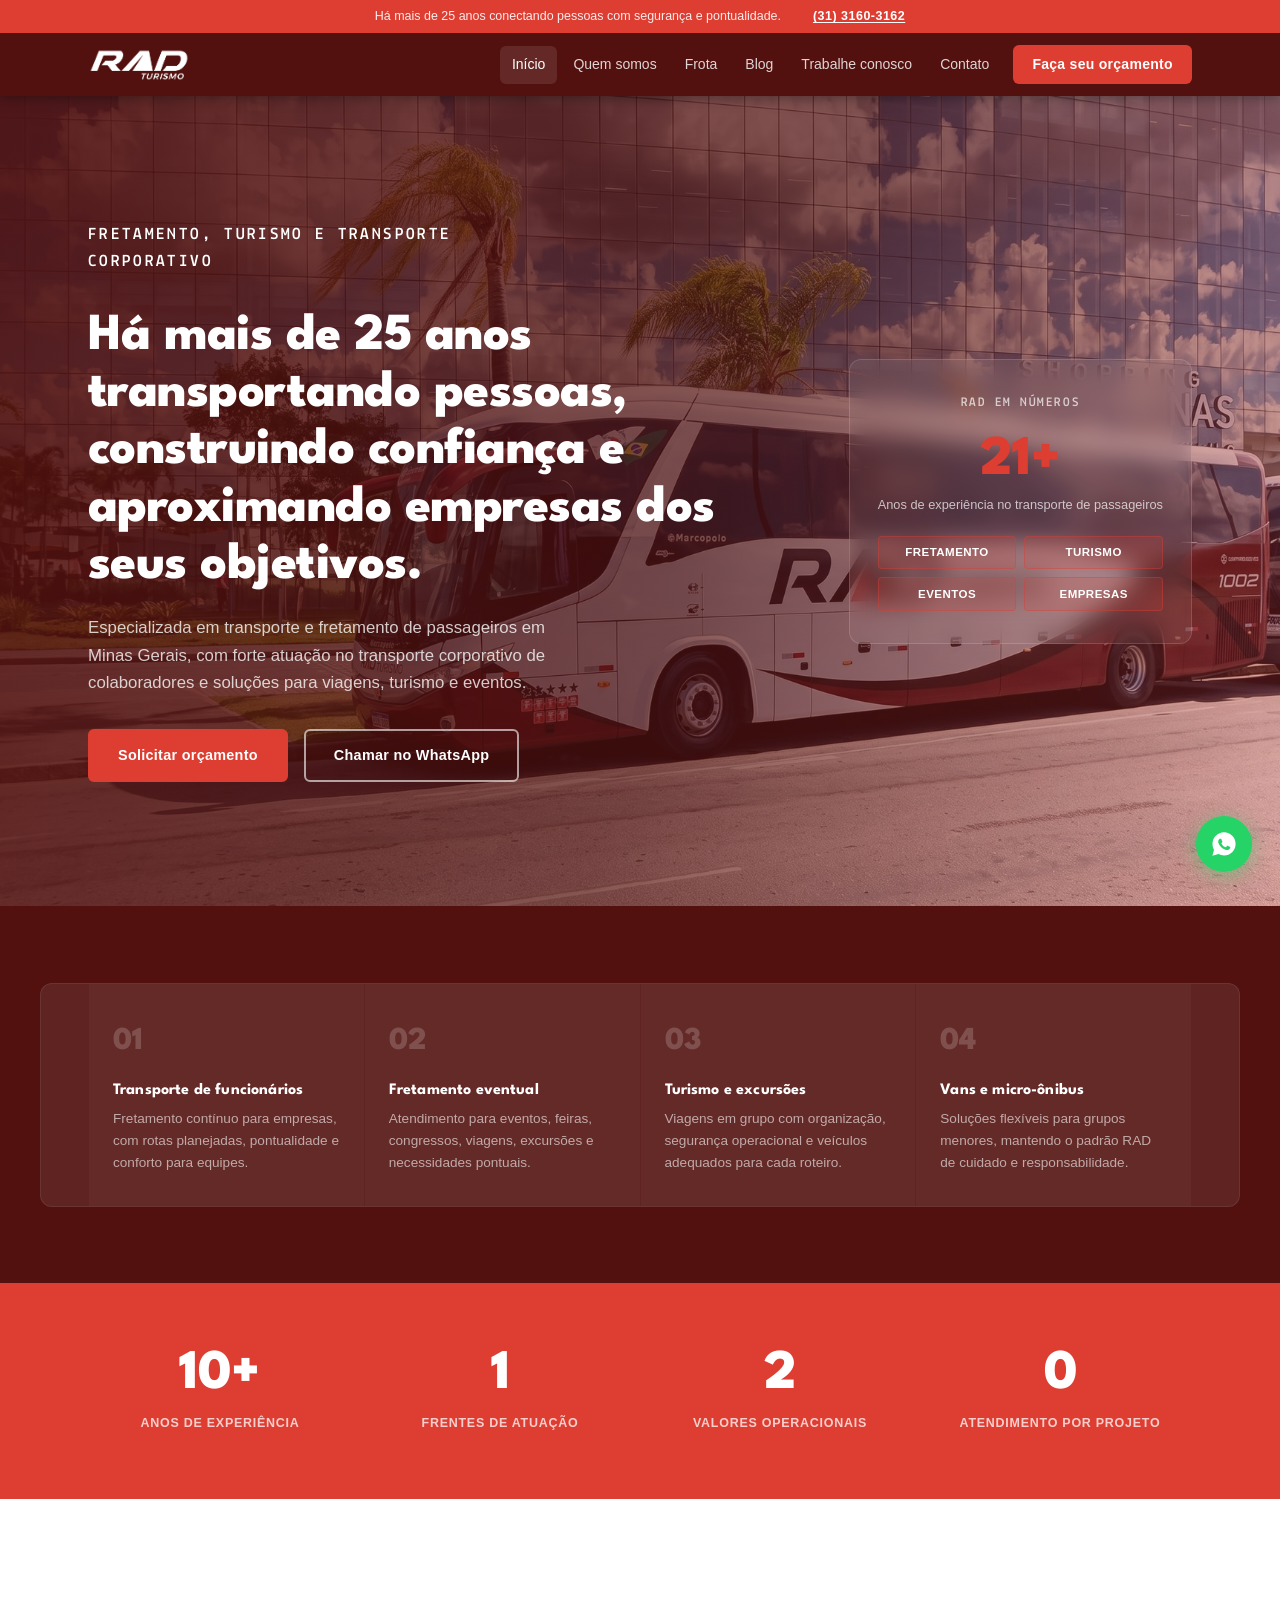
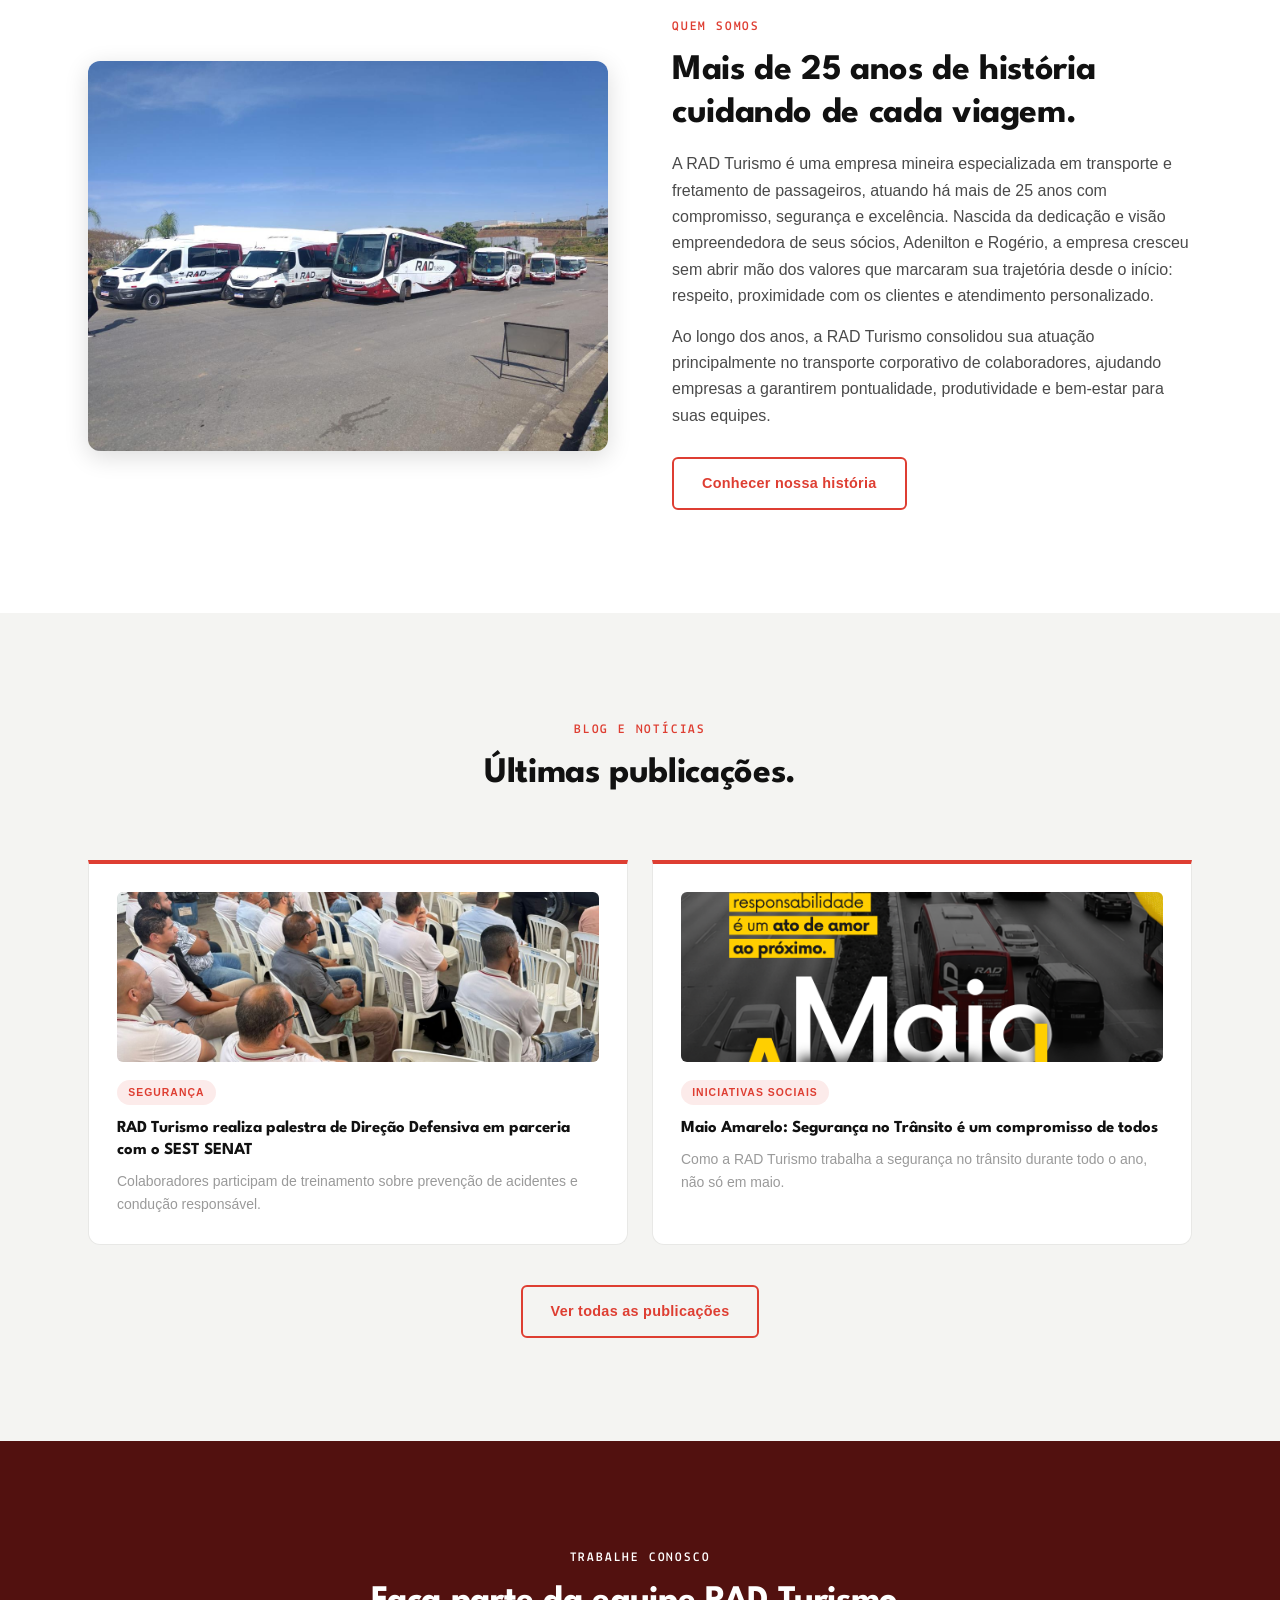
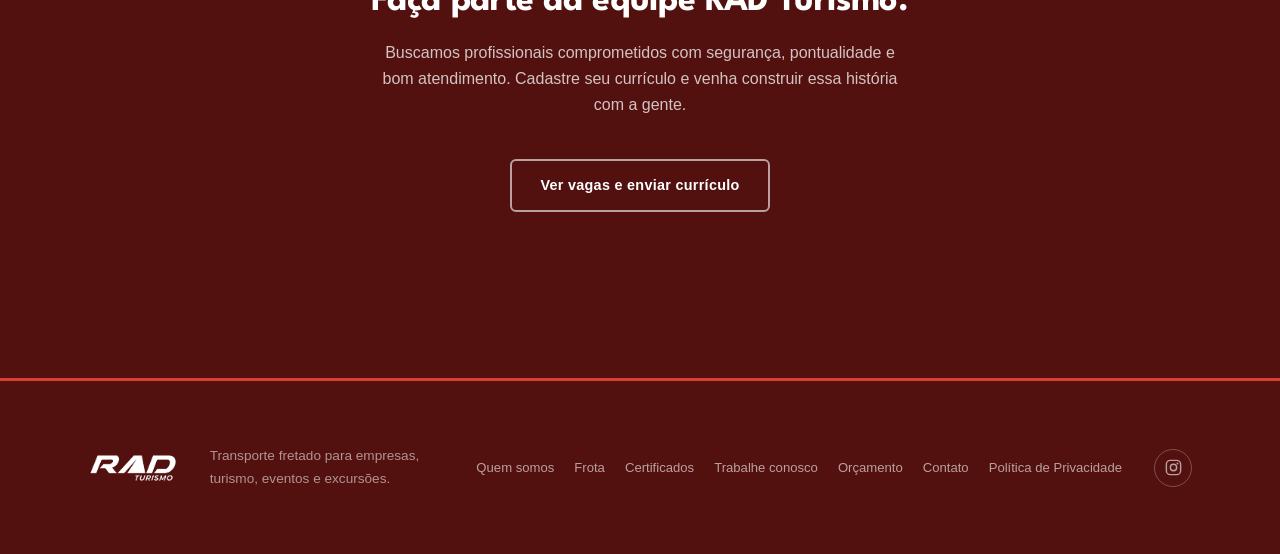
<file: index.html>
<!doctype html>
<html lang="pt-BR">
  <head>
    <meta charset="utf-8">
    <meta name="viewport" content="width=device-width, initial-scale=1">
    <title>RAD Turismo | Transporte fretado, turismo e eventos</title>
    <meta
      name="description"
      content="RAD Turismo: transporte de passageiros, fretamento corporativo, turismo, viagens, eventos e excursões com segurança, conforto e pontualidade."
    >
    <link rel="preconnect" href="https://fonts.googleapis.com">
    <link rel="preconnect" href="https://fonts.gstatic.com" crossorigin>
    <link href="https://fonts.googleapis.com/css2?family=League+Spartan:wght@400;500;600;700;800&family=Lekton:wght@400;700&display=swap" rel="stylesheet">
    <link rel="canonical" href="https://radturismo.com.br/">
    <link rel="icon" href="images/favicon-32.png" sizes="32x32" type="image/png">
    <link rel="icon" href="images/favicon-16.png" sizes="16x16" type="image/png">
    <link rel="icon" href="images/favicon-192.png" sizes="192x192" type="image/png">
    <link rel="apple-touch-icon" href="images/apple-touch-icon.png">

    <meta property="og:type" content="website">
    <meta property="og:site_name" content="RAD Turismo">
    <meta property="og:locale" content="pt_BR">
    <meta property="og:url" content="https://radturismo.com.br/">
    <meta property="og:title" content="RAD Turismo | Transporte fretado, turismo e eventos">
    <meta property="og:description" content="Transporte de passageiros, fretamento corporativo, turismo, viagens, eventos e excursões com segurança, conforto e pontualidade. Mais de 25 anos em Minas Gerais.">
    <meta property="og:image" content="https://radturismo.com.br/images/foto-principal.jpeg">
    <meta property="og:image:alt" content="Ônibus da frota RAD Turismo">
    <meta name="twitter:card" content="summary_large_image">

    <link rel="stylesheet" href="css/style.css">

    <script type="application/ld+json">
    {
      "@context": "https://schema.org",
      "@type": "LocalBusiness",
      "@id": "https://radturismo.com.br/#empresa",
      "name": "RAD Turismo",
      "legalName": "RAD Turismo Ltda",
      "taxID": "03.565.692/0001-03",
      "description": "Empresa mineira especializada em transporte e fretamento de passageiros, com mais de 25 anos de atuação em transporte corporativo, turismo, eventos e excursões.",
      "url": "https://radturismo.com.br/",
      "logo": "https://radturismo.com.br/images/rad-logo.png",
      "image": "https://radturismo.com.br/images/foto-principal.jpeg",
      "telephone": "+55-31-3160-3162",
      "email": "comercial@radturismo.com.br",
      "priceRange": "$$",
      "address": {
        "@type": "PostalAddress",
        "streetAddress": "Av. Eng. Darcy Nogueira do Pinho, 1969",
        "addressLocality": "Betim",
        "addressRegion": "MG",
        "postalCode": "32675-585",
        "addressCountry": "BR"
      },
      "areaServed": {
        "@type": "State",
        "name": "Minas Gerais"
      },
      "openingHoursSpecification": [
        {
          "@type": "OpeningHoursSpecification",
          "dayOfWeek": ["Monday", "Tuesday", "Wednesday", "Thursday", "Friday"],
          "opens": "08:00",
          "closes": "17:00"
        },
        {
          "@type": "OpeningHoursSpecification",
          "dayOfWeek": "Saturday",
          "opens": "08:00",
          "closes": "15:00"
        }
      ],
      "sameAs": [
        "https://www.instagram.com/radturismo.oficial/"
      ]
    }
    </script>
  </head>
  <body>
    <a class="skip-link" href="#conteudo">Ir para o conteúdo</a>

    <header class="site-header" data-header>
      <div class="topbar">
        <span>Há mais de 25 anos conectando pessoas com segurança e pontualidade.</span>
        <a href="tel:+553131603162">(31) 3160-3162</a>
      </div>

      <div class="nav-shell">
        <a class="brand" href="index.html" aria-label="RAD Turismo">
          <span class="brand-logo-chip"><img class="brand-logo" src="images/rad-logo.png" alt="RAD Turismo"></span>
        </a>

        <button class="menu-toggle" type="button" aria-label="Abrir menu" aria-expanded="false" data-menu-toggle>
          <span></span>
          <span></span>
          <span></span>
        </button>

        <nav class="main-nav" aria-label="Menu principal" data-menu>
          <a href="index.html" aria-current="page">Início</a>
          <a href="quem-somos.html">Quem somos</a>
          <a href="frota.html">Frota</a>
          <a href="blog.html">Blog</a>
          <a href="trabalhe-conosco.html">Trabalhe conosco</a>
          <a href="contato.html">Contato</a>
          <a class="nav-cta" href="orcamento.html">Faça seu orçamento</a>
        </nav>
      </div>
    </header>

    <main id="conteudo">
      <section class="hero" aria-label="RAD Turismo">
        <div class="hero-media" aria-hidden="true">
          <img src="images/foto-principal.jpeg" alt="" style="object-position: center 70%;">
        </div>
        <div class="hero-overlay"></div>

        <div class="section-inner hero-content">
          <div class="hero-copy reveal">
            <p class="eyebrow">Fretamento, turismo e transporte corporativo</p>
            <h1>Há mais de 25 anos transportando pessoas, construindo confiança e aproximando empresas dos seus objetivos.</h1>
            <p>
              Especializada em transporte e fretamento de passageiros em Minas Gerais,
              com forte atuação no transporte corporativo de colaboradores e soluções
              para viagens, turismo e eventos.
            </p>
            <div class="hero-actions">
              <a class="button primary" href="orcamento.html">Solicitar orçamento</a>
              <a class="button ghost" href="https://wa.me/553131603162" target="_blank" rel="noreferrer">Chamar no WhatsApp</a>
            </div>
          </div>

          <div class="hero-panel reveal">
            <span class="panel-kicker">RAD em números</span>
            <strong><span data-counter data-target="25" data-suffix="+">0+</span></strong>
            <span>Anos de experiência no transporte de passageiros</span>
            <div class="panel-grid">
              <span>Fretamento</span>
              <span>Turismo</span>
              <span>Eventos</span>
              <span>Empresas</span>
            </div>
          </div>
        </div>
      </section>

      <section class="services-strip" aria-label="Serviços principais">
        <div class="section-inner service-grid">
          <article class="service-card reveal">
            <span>01</span>
            <h2>Transporte de funcionários</h2>
            <p>Fretamento contínuo para empresas, com rotas planejadas, pontualidade e conforto para equipes.</p>
          </article>
          <article class="service-card reveal">
            <span>02</span>
            <h2>Fretamento eventual</h2>
            <p>Atendimento para eventos, feiras, congressos, viagens, excursões e necessidades pontuais.</p>
          </article>
          <article class="service-card reveal">
            <span>03</span>
            <h2>Turismo e excursões</h2>
            <p>Viagens em grupo com organização, segurança operacional e veículos adequados para cada roteiro.</p>
          </article>
          <article class="service-card reveal">
            <span>04</span>
            <h2>Vans e micro-ônibus</h2>
            <p>Soluções flexíveis para grupos menores, mantendo o padrão RAD de cuidado e responsabilidade.</p>
          </article>
        </div>
      </section>

      <section class="stats-band" aria-label="Indicadores RAD Turismo">
        <div class="section-inner stats-grid reveal">
          <div class="stat-item">
            <strong><span data-counter data-target="25" data-suffix="+">0+</span></strong>
            <span>Anos de experiência</span>
          </div>
          <div class="stat-item">
            <strong><span data-counter data-target="4">0</span></strong>
            <span>Frentes de atuação</span>
          </div>
          <div class="stat-item">
            <strong><span data-counter data-target="6">0</span></strong>
            <span>Valores operacionais</span>
          </div>
          <div class="stat-item">
            <strong><span data-counter data-target="1">0</span></strong>
            <span>Atendimento por projeto</span>
          </div>
        </div>
      </section>

      <section class="section about-teaser" aria-label="Sobre a RAD Turismo">
        <div class="section-inner split about-split">
          <div class="about-media reveal">
            <img src="images/frota-completa.jpg" alt="Frota completa de ônibus RAD Turismo alinhada">
          </div>
          <div class="section-copy reveal">
            <p class="eyebrow">Quem somos</p>
            <h2>Mais de 25 anos de história cuidando de cada viagem.</h2>
            <p>
              A RAD Turismo é uma empresa mineira especializada em transporte e fretamento
              de passageiros, atuando há mais de 25 anos com compromisso, segurança e
              excelência. Nascida da dedicação e visão empreendedora de seus sócios,
              Adenilton e Rogério, a empresa cresceu sem abrir mão dos valores que marcaram
              sua trajetória desde o início: respeito, proximidade com os clientes e
              atendimento personalizado.
            </p>
            <p>
              Ao longo dos anos, a RAD Turismo consolidou sua atuação principalmente no
              transporte corporativo de colaboradores, ajudando empresas a garantirem
              pontualidade, produtividade e bem-estar para suas equipes.
            </p>
            <div class="section-cta">
              <a class="button secondary" href="quem-somos.html">Conhecer nossa história</a>
            </div>
          </div>
        </div>
      </section>

      <section class="blog section section-soft" aria-label="Publicações recentes do blog">
        <div class="section-inner">
          <div class="section-heading reveal">
            <p class="eyebrow">Blog e notícias</p>
            <h2>Últimas publicações.</h2>
          </div>

          <div class="post-grid">
            <a class="post-card reveal" href="blog-direcao-defensiva.html">
              <img src="images/blog-direcao-defensiva.jpg" alt="Palestra de Direção Defensiva com o SEST SENAT na RAD Turismo">
              <span>Segurança</span>
              <h3>RAD Turismo realiza palestra de Direção Defensiva em parceria com o SEST SENAT</h3>
              <p>Colaboradores participam de treinamento sobre prevenção de acidentes e condução responsável.</p>
            </a>
            <a class="post-card reveal" href="blog-maio-amarelo.html">
              <img src="images/blog-maio-amarelo.png" alt="Campanha Maio Amarelo da RAD Turismo">
              <span>Iniciativas sociais</span>
              <h3>Maio Amarelo: Segurança no Trânsito é um compromisso de todos</h3>
              <p>Como a RAD Turismo trabalha a segurança no trânsito durante todo o ano, não só em maio.</p>
            </a>
          </div>

          <div class="section-cta reveal">
            <a class="button secondary" href="blog.html">Ver todas as publicações</a>
          </div>
        </div>
      </section>

      <section class="careers-band section section-dark" aria-label="Trabalhe conosco">
        <div class="section-inner section-heading reveal">
          <p class="eyebrow">Trabalhe conosco</p>
          <h2>Faça parte da equipe RAD Turismo.</h2>
          <p>Buscamos profissionais comprometidos com segurança, pontualidade e bom atendimento. Cadastre seu currículo e venha construir essa história com a gente.</p>
          <div class="section-cta">
            <a class="button ghost" href="trabalhe-conosco.html">Ver vagas e enviar currículo</a>
          </div>
        </div>
      </section>
    </main>

    <footer class="site-footer">
      <div class="section-inner footer-grid">
        <a class="brand footer-brand" href="index.html" aria-label="RAD Turismo">
          <span class="brand-logo-chip"><img class="brand-logo" src="images/rad-logo.png" alt="RAD Turismo"></span>
        </a>
        <p>Transporte fretado para empresas, turismo, eventos e excursões.</p>
        <div class="footer-links">
          <a href="quem-somos.html">Quem somos</a>
          <a href="frota.html">Frota</a>
          <a href="quem-somos.html#certificados">Certificados</a>
          <a href="trabalhe-conosco.html">Trabalhe conosco</a>
          <a href="orcamento.html">Orçamento</a>
          <a href="contato.html">Contato</a>
          <a href="politica-privacidade.html">Política de Privacidade</a>
        </div>
        <div class="footer-social">
          <a href="https://www.instagram.com/radturismo.oficial/" target="_blank" rel="noreferrer noopener" aria-label="Instagram da RAD Turismo">
            <svg viewBox="0 0 24 24" fill="none" stroke="currentColor" stroke-width="1.8" stroke-linecap="round" stroke-linejoin="round" aria-hidden="true">
              <rect x="3" y="3" width="18" height="18" rx="5"></rect>
              <circle cx="12" cy="12" r="4"></circle>
              <circle cx="17" cy="7" r="1.2" fill="currentColor" stroke="none"></circle>
            </svg>
          </a>
        </div>
      </div>
    </footer>

    <a class="whatsapp-float" href="https://wa.me/553131603162" target="_blank" rel="noreferrer" aria-label="Chamar RAD Turismo no WhatsApp">
      <span>WhatsApp</span>
    </a>

    <script src="js/script.js"></script>
  </body>
</html>
</file>
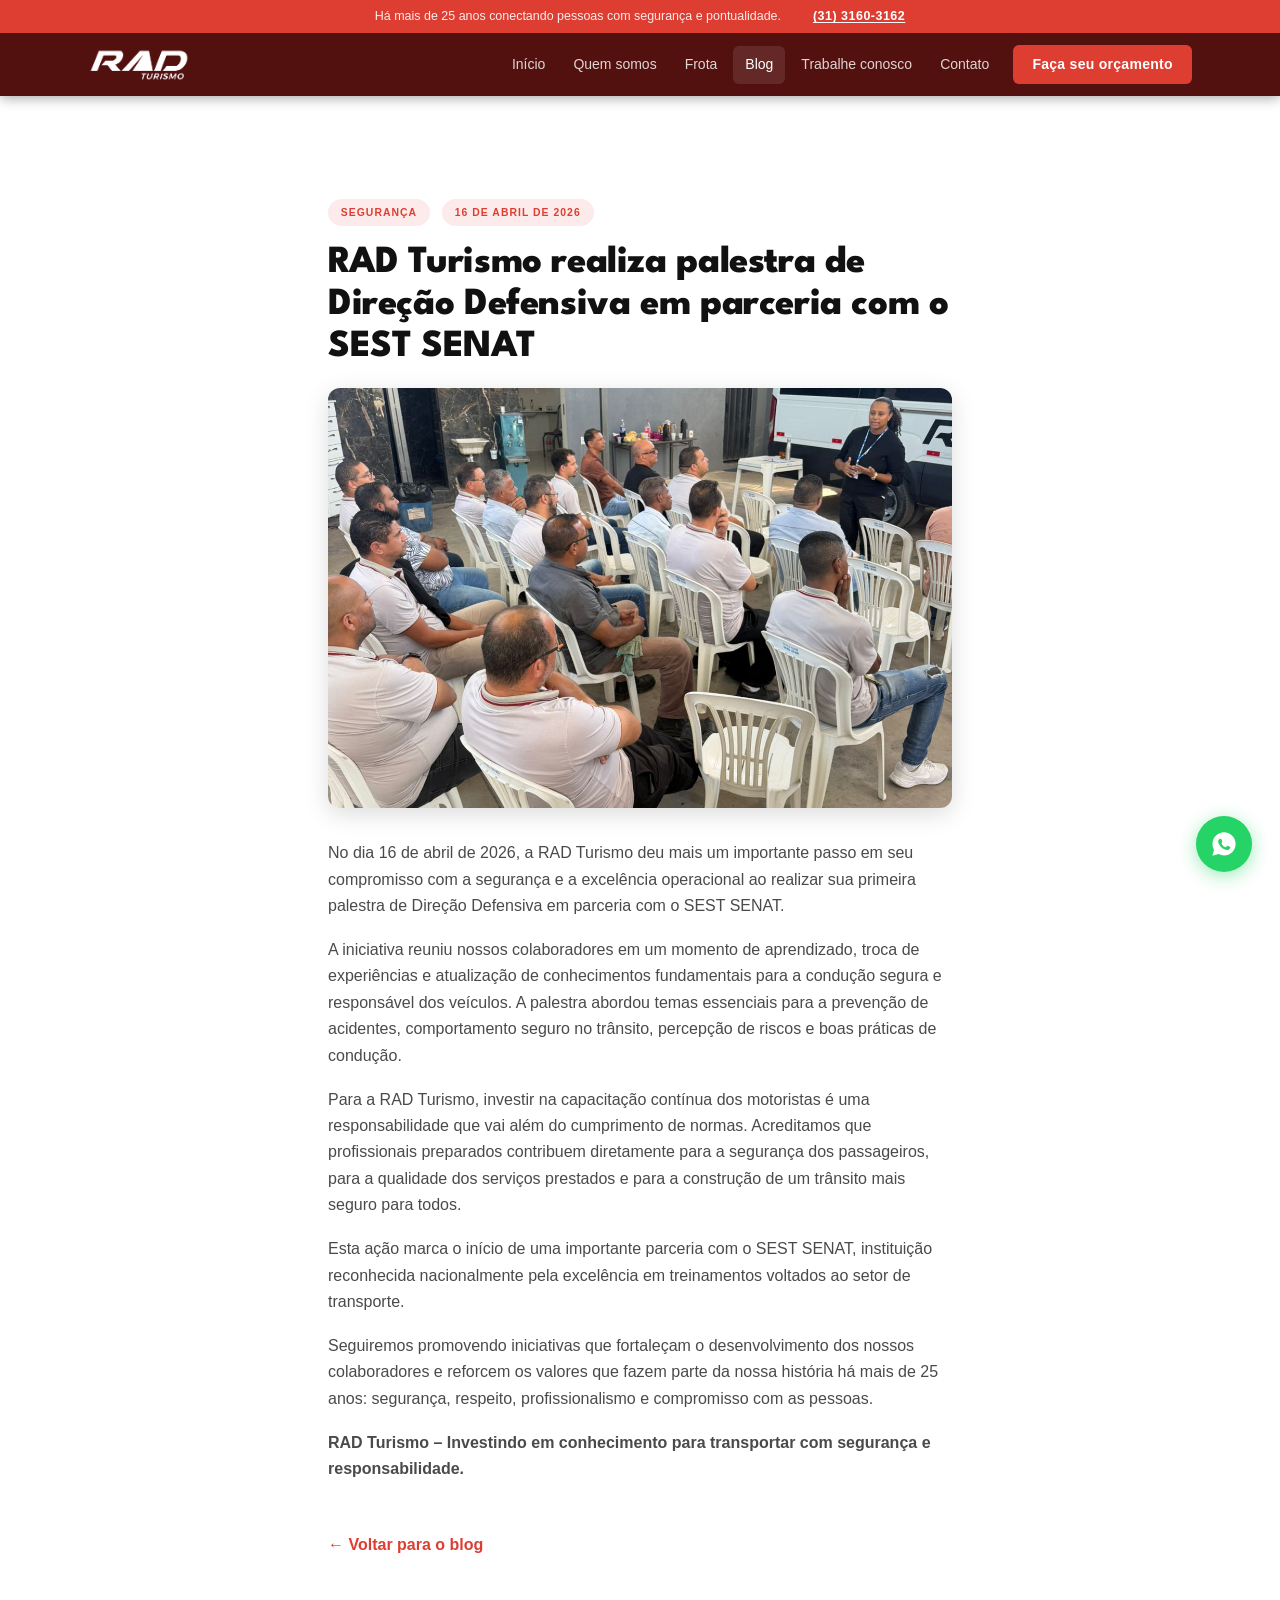
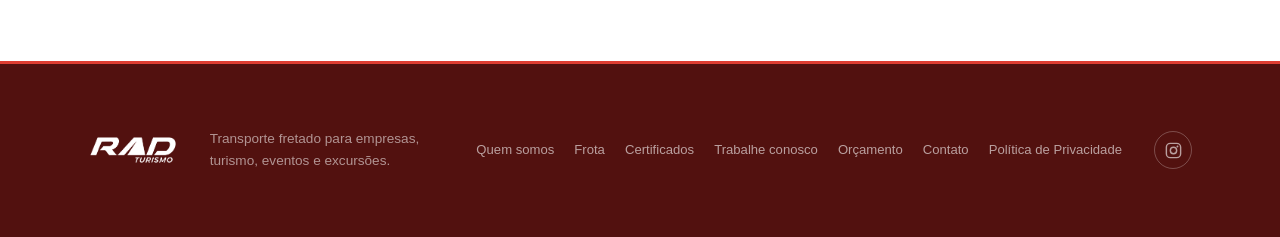
<file: blog-direcao-defensiva.html>
<!doctype html>
<html lang="pt-BR">
  <head>
    <meta charset="utf-8">
    <meta name="viewport" content="width=device-width, initial-scale=1">
    <title>RAD Turismo realiza palestra de Direção Defensiva com o SEST SENAT | RAD Turismo</title>
    <meta
      name="description"
      content="RAD Turismo promove palestra de Direção Defensiva em parceria com o SEST SENAT para reforçar a segurança e a capacitação dos motoristas."
    >
    <link rel="preconnect" href="https://fonts.googleapis.com">
    <link rel="preconnect" href="https://fonts.gstatic.com" crossorigin>
    <link href="https://fonts.googleapis.com/css2?family=League+Spartan:wght@400;500;600;700;800&family=Lekton:wght@400;700&display=swap" rel="stylesheet">
    <link rel="canonical" href="https://radturismo.com.br/blog-direcao-defensiva.html">
    <link rel="icon" href="images/favicon-32.png" sizes="32x32" type="image/png">
    <link rel="icon" href="images/favicon-16.png" sizes="16x16" type="image/png">
    <link rel="icon" href="images/favicon-192.png" sizes="192x192" type="image/png">
    <link rel="apple-touch-icon" href="images/apple-touch-icon.png">

    <meta property="og:type" content="article">
    <meta property="og:site_name" content="RAD Turismo">
    <meta property="og:locale" content="pt_BR">
    <meta property="og:url" content="https://radturismo.com.br/blog-direcao-defensiva.html">
    <meta property="og:title" content="RAD Turismo realiza palestra de Direção Defensiva com o SEST SENAT">
    <meta property="og:description" content="RAD Turismo promove palestra de Direção Defensiva em parceria com o SEST SENAT para reforçar a segurança e a capacitação dos motoristas.">
    <meta property="og:image" content="https://radturismo.com.br/images/blog-direcao-defensiva.jpg">
    <meta property="og:image:alt" content="Palestra de Direção Defensiva com o SEST SENAT na RAD Turismo">
    <meta name="twitter:card" content="summary_large_image">

    <link rel="stylesheet" href="css/style.css">
  </head>
  <body>
    <a class="skip-link" href="#conteudo">Ir para o conteúdo</a>

    <header class="site-header" data-header>
      <div class="topbar">
        <span>Há mais de 25 anos conectando pessoas com segurança e pontualidade.</span>
        <a href="tel:+553131603162">(31) 3160-3162</a>
      </div>

      <div class="nav-shell">
        <a class="brand" href="index.html" aria-label="RAD Turismo">
          <span class="brand-logo-chip"><img class="brand-logo" src="images/rad-logo.png" alt="RAD Turismo"></span>
        </a>

        <button class="menu-toggle" type="button" aria-label="Abrir menu" aria-expanded="false" data-menu-toggle>
          <span></span>
          <span></span>
          <span></span>
        </button>

        <nav class="main-nav" aria-label="Menu principal" data-menu>
          <a href="index.html">Início</a>
          <a href="quem-somos.html">Quem somos</a>
          <a href="frota.html">Frota</a>
          <a href="blog.html" aria-current="page">Blog</a>
          <a href="trabalhe-conosco.html">Trabalhe conosco</a>
          <a href="contato.html">Contato</a>
          <a class="nav-cta" href="orcamento.html">Faça seu orçamento</a>
        </nav>
      </div>
    </header>

    <main id="conteudo">
      <section class="section">
        <div class="section-inner post-article reveal">
          <div class="post-meta">
            <span>Segurança</span>
            <span>16 de abril de 2026</span>
          </div>
          <h1>RAD Turismo realiza palestra de Direção Defensiva em parceria com o SEST SENAT</h1>

          <img class="post-hero" src="images/blog-direcao-defensiva.jpg" alt="Colaboradores da RAD Turismo durante palestra de Direção Defensiva com o SEST SENAT">

          <p>
            No dia 16 de abril de 2026, a RAD Turismo deu mais um importante passo em seu
            compromisso com a segurança e a excelência operacional ao realizar sua primeira
            palestra de Direção Defensiva em parceria com o SEST SENAT.
          </p>
          <p>
            A iniciativa reuniu nossos colaboradores em um momento de aprendizado, troca de
            experiências e atualização de conhecimentos fundamentais para a condução segura
            e responsável dos veículos. A palestra abordou temas essenciais para a prevenção
            de acidentes, comportamento seguro no trânsito, percepção de riscos e boas
            práticas de condução.
          </p>
          <p>
            Para a RAD Turismo, investir na capacitação contínua dos motoristas é uma
            responsabilidade que vai além do cumprimento de normas. Acreditamos que
            profissionais preparados contribuem diretamente para a segurança dos
            passageiros, para a qualidade dos serviços prestados e para a construção de um
            trânsito mais seguro para todos.
          </p>
          <p>
            Esta ação marca o início de uma importante parceria com o SEST SENAT,
            instituição reconhecida nacionalmente pela excelência em treinamentos voltados
            ao setor de transporte.
          </p>
          <p>
            Seguiremos promovendo iniciativas que fortaleçam o desenvolvimento dos nossos
            colaboradores e reforcem os valores que fazem parte da nossa história há mais de
            25 anos: segurança, respeito, profissionalismo e compromisso com as pessoas.
          </p>
          <p><strong>RAD Turismo – Investindo em conhecimento para transportar com segurança e responsabilidade.</strong></p>

          <a class="post-back" href="blog.html">&larr; Voltar para o blog</a>
        </div>
      </section>
    </main>

    <footer class="site-footer">
      <div class="section-inner footer-grid">
        <a class="brand footer-brand" href="index.html" aria-label="RAD Turismo">
          <span class="brand-logo-chip"><img class="brand-logo" src="images/rad-logo.png" alt="RAD Turismo"></span>
        </a>
        <p>Transporte fretado para empresas, turismo, eventos e excursões.</p>
        <div class="footer-links">
          <a href="quem-somos.html">Quem somos</a>
          <a href="frota.html">Frota</a>
          <a href="quem-somos.html#certificados">Certificados</a>
          <a href="trabalhe-conosco.html">Trabalhe conosco</a>
          <a href="orcamento.html">Orçamento</a>
          <a href="contato.html">Contato</a>
          <a href="politica-privacidade.html">Política de Privacidade</a>
        </div>
        <div class="footer-social">
          <a href="https://www.instagram.com/radturismo.oficial/" target="_blank" rel="noreferrer noopener" aria-label="Instagram da RAD Turismo">
            <svg viewBox="0 0 24 24" fill="none" stroke="currentColor" stroke-width="1.8" stroke-linecap="round" stroke-linejoin="round" aria-hidden="true">
              <rect x="3" y="3" width="18" height="18" rx="5"></rect>
              <circle cx="12" cy="12" r="4"></circle>
              <circle cx="17" cy="7" r="1.2" fill="currentColor" stroke="none"></circle>
            </svg>
          </a>
        </div>
      </div>
    </footer>

    <a class="whatsapp-float" href="https://wa.me/553131603162" target="_blank" rel="noreferrer" aria-label="Chamar RAD Turismo no WhatsApp">
      <span>WhatsApp</span>
    </a>

    <script src="js/script.js"></script>
  </body>
</html>
</file>
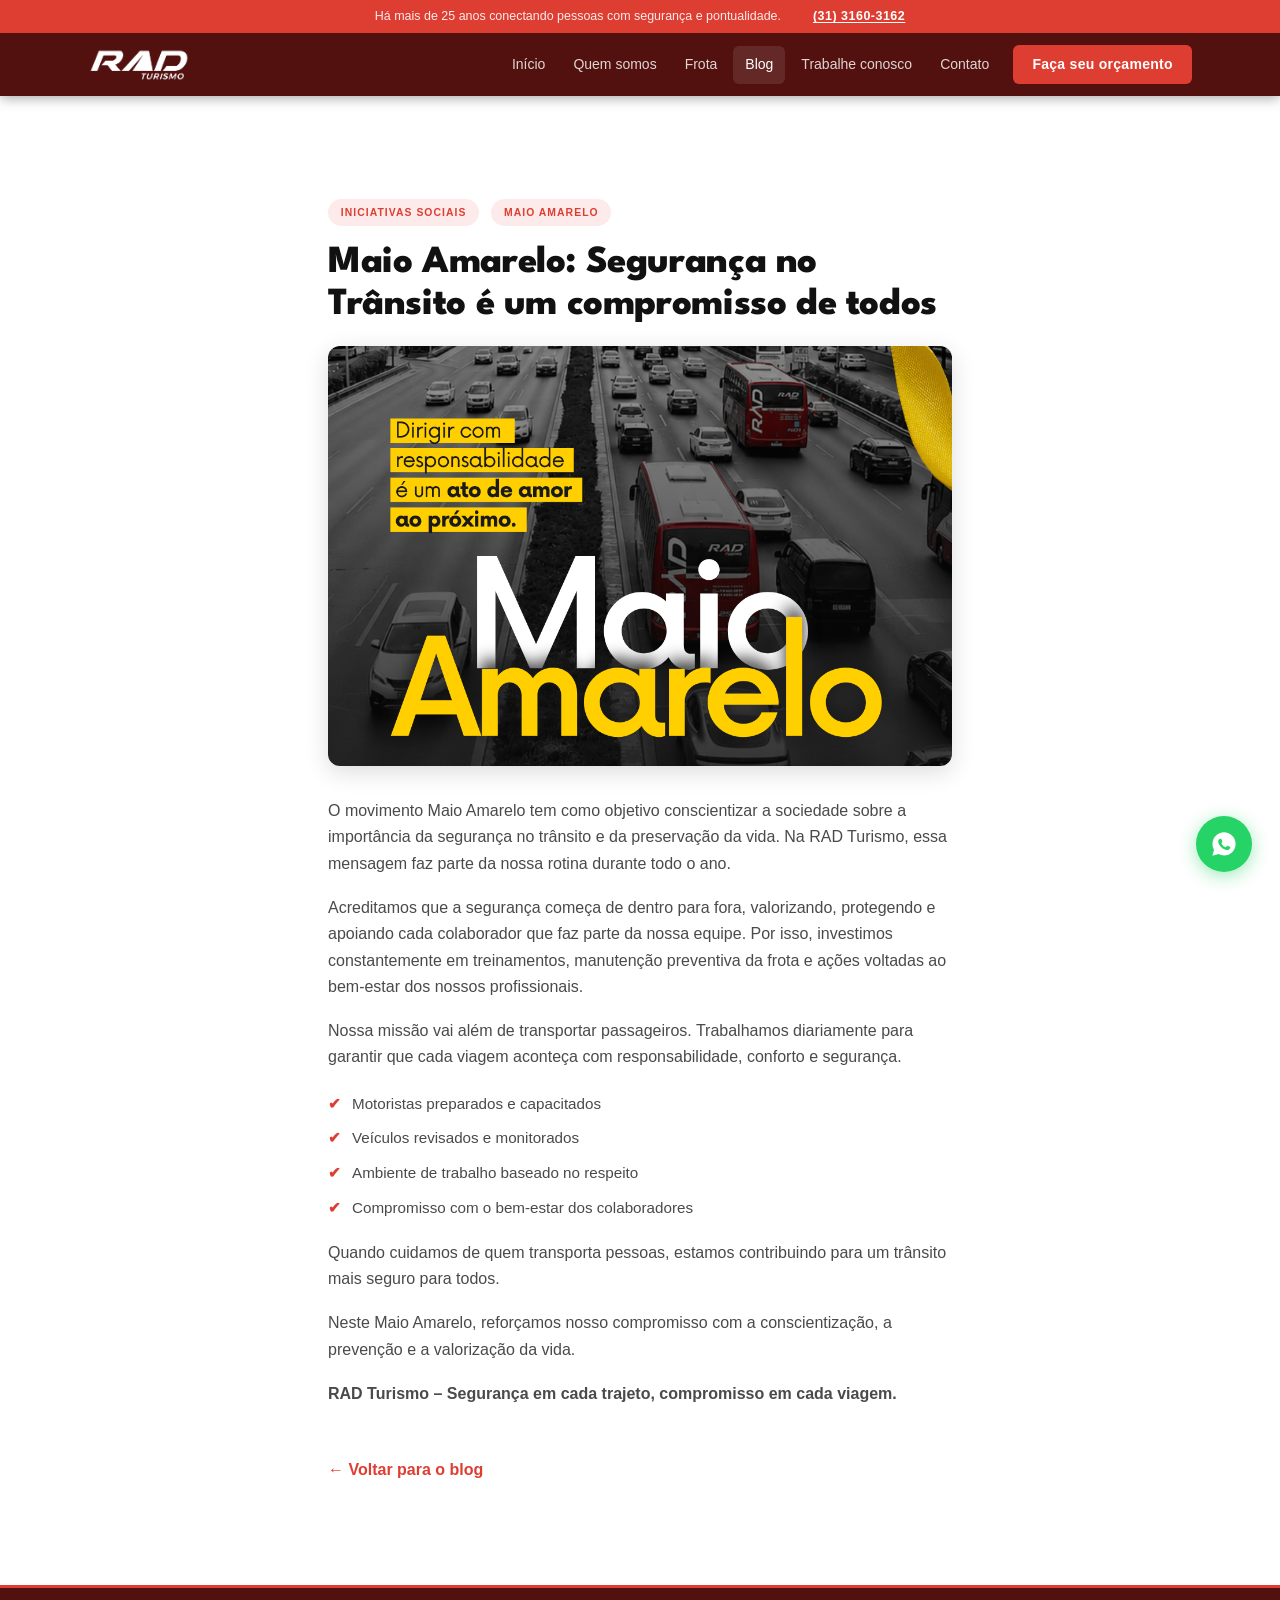
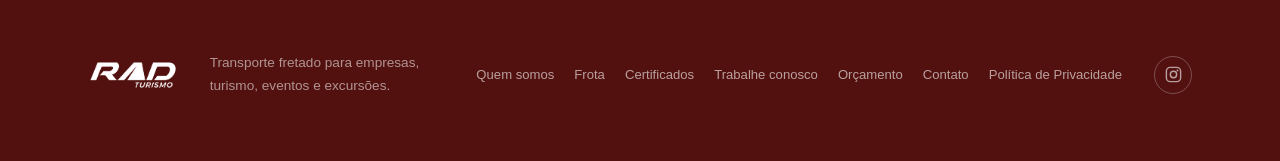
<file: blog-maio-amarelo.html>
<!doctype html>
<html lang="pt-BR">
  <head>
    <meta charset="utf-8">
    <meta name="viewport" content="width=device-width, initial-scale=1">
    <title>Maio Amarelo: Segurança no Trânsito é um compromisso de todos | RAD Turismo</title>
    <meta
      name="description"
      content="Na campanha Maio Amarelo, a RAD Turismo reforça seu compromisso diário com a segurança no trânsito e o bem-estar dos colaboradores."
    >
    <link rel="preconnect" href="https://fonts.googleapis.com">
    <link rel="preconnect" href="https://fonts.gstatic.com" crossorigin>
    <link href="https://fonts.googleapis.com/css2?family=League+Spartan:wght@400;500;600;700;800&family=Lekton:wght@400;700&display=swap" rel="stylesheet">
    <link rel="canonical" href="https://radturismo.com.br/blog-maio-amarelo.html">
    <link rel="icon" href="images/favicon-32.png" sizes="32x32" type="image/png">
    <link rel="icon" href="images/favicon-16.png" sizes="16x16" type="image/png">
    <link rel="icon" href="images/favicon-192.png" sizes="192x192" type="image/png">
    <link rel="apple-touch-icon" href="images/apple-touch-icon.png">

    <meta property="og:type" content="article">
    <meta property="og:site_name" content="RAD Turismo">
    <meta property="og:locale" content="pt_BR">
    <meta property="og:url" content="https://radturismo.com.br/blog-maio-amarelo.html">
    <meta property="og:title" content="Maio Amarelo: Segurança no Trânsito é um compromisso de todos">
    <meta property="og:description" content="Na campanha Maio Amarelo, a RAD Turismo reforça seu compromisso diário com a segurança no trânsito e o bem-estar dos colaboradores.">
    <meta property="og:image" content="https://radturismo.com.br/images/blog-maio-amarelo.png">
    <meta property="og:image:alt" content="Campanha Maio Amarelo da RAD Turismo">
    <meta name="twitter:card" content="summary_large_image">

    <link rel="stylesheet" href="css/style.css">
  </head>
  <body>
    <a class="skip-link" href="#conteudo">Ir para o conteúdo</a>

    <header class="site-header" data-header>
      <div class="topbar">
        <span>Há mais de 25 anos conectando pessoas com segurança e pontualidade.</span>
        <a href="tel:+553131603162">(31) 3160-3162</a>
      </div>

      <div class="nav-shell">
        <a class="brand" href="index.html" aria-label="RAD Turismo">
          <span class="brand-logo-chip"><img class="brand-logo" src="images/rad-logo.png" alt="RAD Turismo"></span>
        </a>

        <button class="menu-toggle" type="button" aria-label="Abrir menu" aria-expanded="false" data-menu-toggle>
          <span></span>
          <span></span>
          <span></span>
        </button>

        <nav class="main-nav" aria-label="Menu principal" data-menu>
          <a href="index.html">Início</a>
          <a href="quem-somos.html">Quem somos</a>
          <a href="frota.html">Frota</a>
          <a href="blog.html" aria-current="page">Blog</a>
          <a href="trabalhe-conosco.html">Trabalhe conosco</a>
          <a href="contato.html">Contato</a>
          <a class="nav-cta" href="orcamento.html">Faça seu orçamento</a>
        </nav>
      </div>
    </header>

    <main id="conteudo">
      <section class="section">
        <div class="section-inner post-article reveal">
          <div class="post-meta">
            <span>Iniciativas sociais</span>
            <span>Maio Amarelo</span>
          </div>
          <h1>Maio Amarelo: Segurança no Trânsito é um compromisso de todos</h1>

          <img class="post-hero" src="images/blog-maio-amarelo.png" alt="Arte da campanha Maio Amarelo da RAD Turismo">

          <p>
            O movimento Maio Amarelo tem como objetivo conscientizar a sociedade sobre a
            importância da segurança no trânsito e da preservação da vida. Na RAD Turismo,
            essa mensagem faz parte da nossa rotina durante todo o ano.
          </p>
          <p>
            Acreditamos que a segurança começa de dentro para fora, valorizando, protegendo
            e apoiando cada colaborador que faz parte da nossa equipe. Por isso, investimos
            constantemente em treinamentos, manutenção preventiva da frota e ações voltadas
            ao bem-estar dos nossos profissionais.
          </p>
          <p>
            Nossa missão vai além de transportar passageiros. Trabalhamos diariamente para
            garantir que cada viagem aconteça com responsabilidade, conforto e segurança.
          </p>
          <ul>
            <li>Motoristas preparados e capacitados</li>
            <li>Veículos revisados e monitorados</li>
            <li>Ambiente de trabalho baseado no respeito</li>
            <li>Compromisso com o bem-estar dos colaboradores</li>
          </ul>
          <p>
            Quando cuidamos de quem transporta pessoas, estamos contribuindo para um
            trânsito mais seguro para todos.
          </p>
          <p>
            Neste Maio Amarelo, reforçamos nosso compromisso com a conscientização, a
            prevenção e a valorização da vida.
          </p>
          <p><strong>RAD Turismo – Segurança em cada trajeto, compromisso em cada viagem.</strong></p>

          <a class="post-back" href="blog.html">&larr; Voltar para o blog</a>
        </div>
      </section>
    </main>

    <footer class="site-footer">
      <div class="section-inner footer-grid">
        <a class="brand footer-brand" href="index.html" aria-label="RAD Turismo">
          <span class="brand-logo-chip"><img class="brand-logo" src="images/rad-logo.png" alt="RAD Turismo"></span>
        </a>
        <p>Transporte fretado para empresas, turismo, eventos e excursões.</p>
        <div class="footer-links">
          <a href="quem-somos.html">Quem somos</a>
          <a href="frota.html">Frota</a>
          <a href="quem-somos.html#certificados">Certificados</a>
          <a href="trabalhe-conosco.html">Trabalhe conosco</a>
          <a href="orcamento.html">Orçamento</a>
          <a href="contato.html">Contato</a>
          <a href="politica-privacidade.html">Política de Privacidade</a>
        </div>
        <div class="footer-social">
          <a href="https://www.instagram.com/radturismo.oficial/" target="_blank" rel="noreferrer noopener" aria-label="Instagram da RAD Turismo">
            <svg viewBox="0 0 24 24" fill="none" stroke="currentColor" stroke-width="1.8" stroke-linecap="round" stroke-linejoin="round" aria-hidden="true">
              <rect x="3" y="3" width="18" height="18" rx="5"></rect>
              <circle cx="12" cy="12" r="4"></circle>
              <circle cx="17" cy="7" r="1.2" fill="currentColor" stroke="none"></circle>
            </svg>
          </a>
        </div>
      </div>
    </footer>

    <a class="whatsapp-float" href="https://wa.me/553131603162" target="_blank" rel="noreferrer" aria-label="Chamar RAD Turismo no WhatsApp">
      <span>WhatsApp</span>
    </a>

    <script src="js/script.js"></script>
  </body>
</html>
</file>
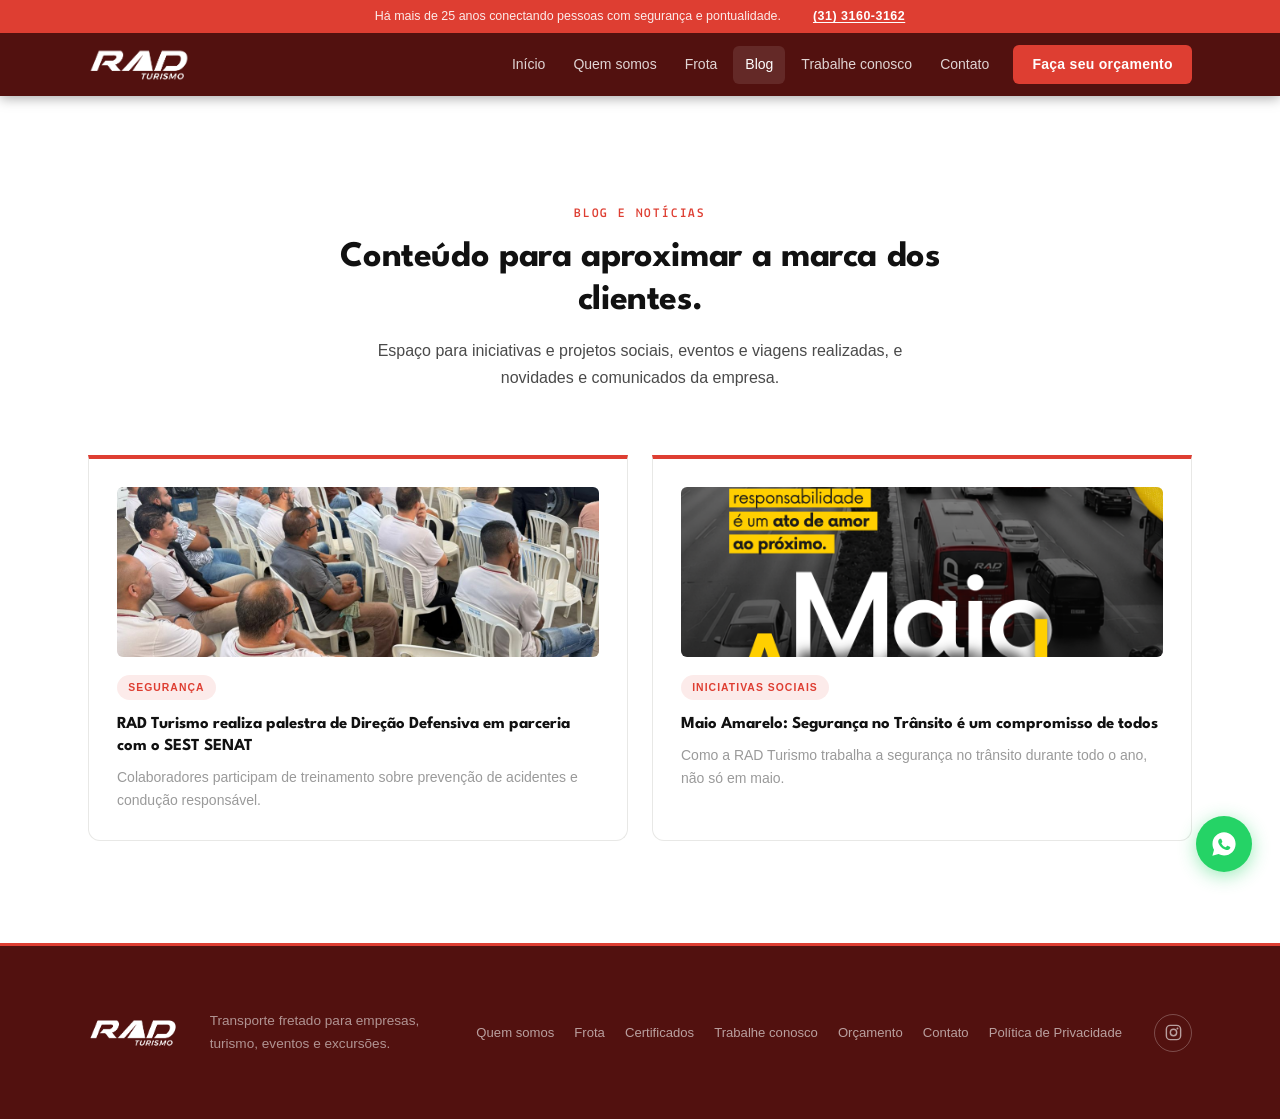
<file: blog.html>
<!doctype html>
<html lang="pt-BR">
  <head>
    <meta charset="utf-8">
    <meta name="viewport" content="width=device-width, initial-scale=1">
    <title>Blog e Notícias | RAD Turismo</title>
    <meta
      name="description"
      content="Iniciativas sociais, eventos, viagens realizadas e novidades da RAD Turismo."
    >
    <link rel="preconnect" href="https://fonts.googleapis.com">
    <link rel="preconnect" href="https://fonts.gstatic.com" crossorigin>
    <link href="https://fonts.googleapis.com/css2?family=League+Spartan:wght@400;500;600;700;800&family=Lekton:wght@400;700&display=swap" rel="stylesheet">
    <link rel="canonical" href="https://radturismo.com.br/blog.html">
    <link rel="icon" href="images/favicon-32.png" sizes="32x32" type="image/png">
    <link rel="icon" href="images/favicon-16.png" sizes="16x16" type="image/png">
    <link rel="icon" href="images/favicon-192.png" sizes="192x192" type="image/png">
    <link rel="apple-touch-icon" href="images/apple-touch-icon.png">

    <meta property="og:type" content="website">
    <meta property="og:site_name" content="RAD Turismo">
    <meta property="og:locale" content="pt_BR">
    <meta property="og:url" content="https://radturismo.com.br/blog.html">
    <meta property="og:title" content="Blog e Notícias | RAD Turismo">
    <meta property="og:description" content="Iniciativas sociais, eventos, viagens realizadas e novidades da RAD Turismo.">
    <meta property="og:image" content="https://radturismo.com.br/images/blog-direcao-defensiva.jpg">
    <meta property="og:image:alt" content="Palestra de Direção Defensiva na RAD Turismo">
    <meta name="twitter:card" content="summary_large_image">

    <link rel="stylesheet" href="css/style.css">
  </head>
  <body>
    <a class="skip-link" href="#conteudo">Ir para o conteúdo</a>

    <header class="site-header" data-header>
      <div class="topbar">
        <span>Há mais de 25 anos conectando pessoas com segurança e pontualidade.</span>
        <a href="tel:+553131603162">(31) 3160-3162</a>
      </div>

      <div class="nav-shell">
        <a class="brand" href="index.html" aria-label="RAD Turismo">
          <span class="brand-logo-chip"><img class="brand-logo" src="images/rad-logo.png" alt="RAD Turismo"></span>
        </a>

        <button class="menu-toggle" type="button" aria-label="Abrir menu" aria-expanded="false" data-menu-toggle>
          <span></span>
          <span></span>
          <span></span>
        </button>

        <nav class="main-nav" aria-label="Menu principal" data-menu>
          <a href="index.html">Início</a>
          <a href="quem-somos.html">Quem somos</a>
          <a href="frota.html">Frota</a>
          <a href="blog.html" aria-current="page">Blog</a>
          <a href="trabalhe-conosco.html">Trabalhe conosco</a>
          <a href="contato.html">Contato</a>
          <a class="nav-cta" href="orcamento.html">Faça seu orçamento</a>
        </nav>
      </div>
    </header>

    <main id="conteudo">
      <section class="blog section">
        <div class="section-inner">
          <div class="section-heading reveal">
            <p class="eyebrow">Blog e notícias</p>
            <h2>Conteúdo para aproximar a marca dos clientes.</h2>
            <p>Espaço para iniciativas e projetos sociais, eventos e viagens realizadas, e novidades e comunicados da empresa.</p>
          </div>

          <div class="post-grid">
            <a class="post-card reveal" href="blog-direcao-defensiva.html">
              <img src="images/blog-direcao-defensiva.jpg" alt="Palestra de Direção Defensiva com o SEST SENAT na RAD Turismo">
              <span>Segurança</span>
              <h3>RAD Turismo realiza palestra de Direção Defensiva em parceria com o SEST SENAT</h3>
              <p>Colaboradores participam de treinamento sobre prevenção de acidentes e condução responsável.</p>
            </a>
            <a class="post-card reveal" href="blog-maio-amarelo.html">
              <img src="images/blog-maio-amarelo.png" alt="Campanha Maio Amarelo da RAD Turismo">
              <span>Iniciativas sociais</span>
              <h3>Maio Amarelo: Segurança no Trânsito é um compromisso de todos</h3>
              <p>Como a RAD Turismo trabalha a segurança no trânsito durante todo o ano, não só em maio.</p>
            </a>
          </div>
        </div>
      </section>
    </main>

    <footer class="site-footer">
      <div class="section-inner footer-grid">
        <a class="brand footer-brand" href="index.html" aria-label="RAD Turismo">
          <span class="brand-logo-chip"><img class="brand-logo" src="images/rad-logo.png" alt="RAD Turismo"></span>
        </a>
        <p>Transporte fretado para empresas, turismo, eventos e excursões.</p>
        <div class="footer-links">
          <a href="quem-somos.html">Quem somos</a>
          <a href="frota.html">Frota</a>
          <a href="quem-somos.html#certificados">Certificados</a>
          <a href="trabalhe-conosco.html">Trabalhe conosco</a>
          <a href="orcamento.html">Orçamento</a>
          <a href="contato.html">Contato</a>
          <a href="politica-privacidade.html">Política de Privacidade</a>
        </div>
        <div class="footer-social">
          <a href="https://www.instagram.com/radturismo.oficial/" target="_blank" rel="noreferrer noopener" aria-label="Instagram da RAD Turismo">
            <svg viewBox="0 0 24 24" fill="none" stroke="currentColor" stroke-width="1.8" stroke-linecap="round" stroke-linejoin="round" aria-hidden="true">
              <rect x="3" y="3" width="18" height="18" rx="5"></rect>
              <circle cx="12" cy="12" r="4"></circle>
              <circle cx="17" cy="7" r="1.2" fill="currentColor" stroke="none"></circle>
            </svg>
          </a>
        </div>
      </div>
    </footer>

    <a class="whatsapp-float" href="https://wa.me/553131603162" target="_blank" rel="noreferrer" aria-label="Chamar RAD Turismo no WhatsApp">
      <span>WhatsApp</span>
    </a>

    <script src="js/script.js"></script>
  </body>
</html>
</file>
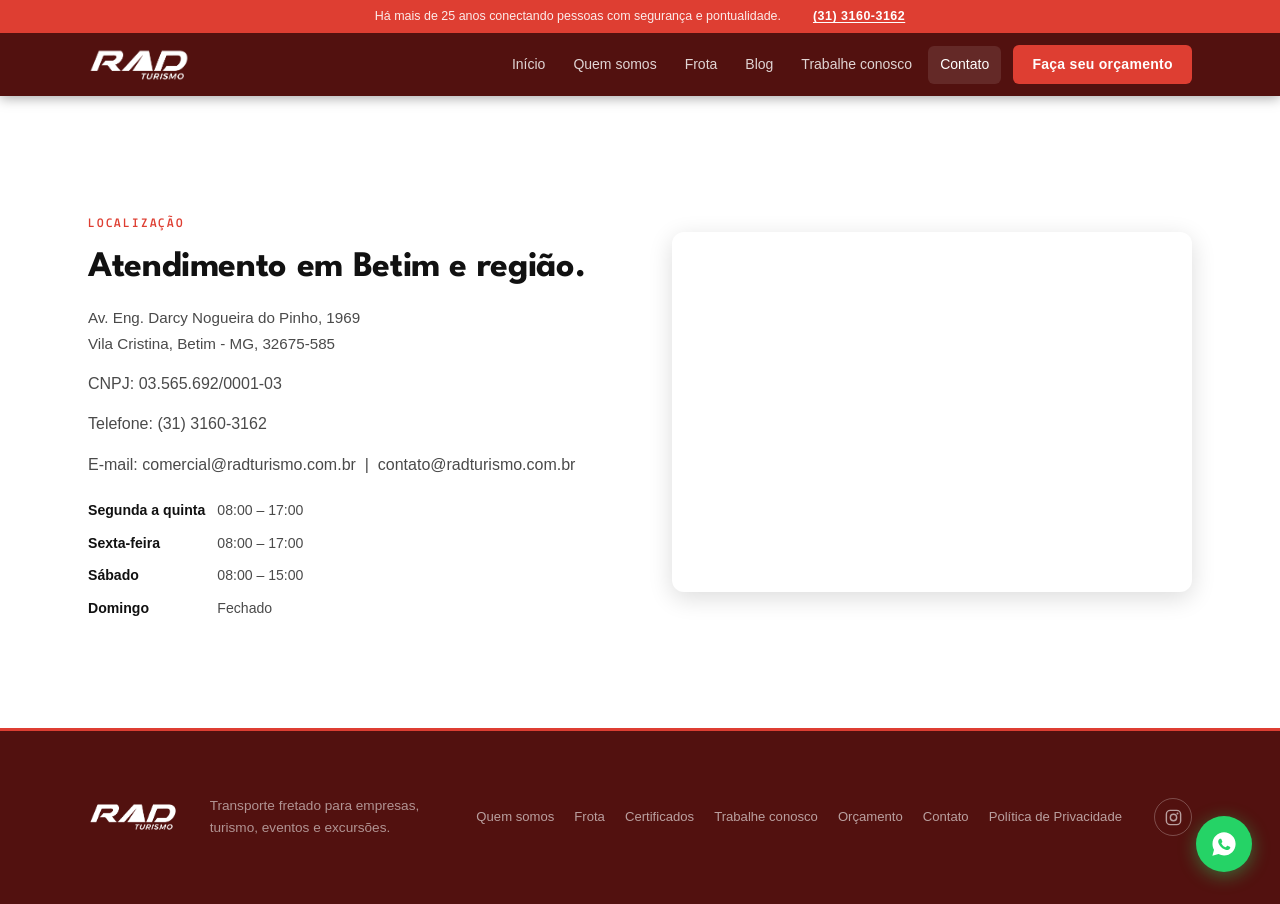
<file: contato.html>
<!doctype html>
<html lang="pt-BR">
  <head>
    <meta charset="utf-8">
    <meta name="viewport" content="width=device-width, initial-scale=1">
    <title>Contato e Localização | RAD Turismo</title>
    <meta
      name="description"
      content="Endereço, mapa, telefone, e-mail e horário de funcionamento da RAD Turismo em Betim - MG."
    >
    <link rel="preconnect" href="https://fonts.googleapis.com">
    <link rel="preconnect" href="https://fonts.gstatic.com" crossorigin>
    <link href="https://fonts.googleapis.com/css2?family=League+Spartan:wght@400;500;600;700;800&family=Lekton:wght@400;700&display=swap" rel="stylesheet">
    <link rel="canonical" href="https://radturismo.com.br/contato.html">
    <link rel="icon" href="images/favicon-32.png" sizes="32x32" type="image/png">
    <link rel="icon" href="images/favicon-16.png" sizes="16x16" type="image/png">
    <link rel="icon" href="images/favicon-192.png" sizes="192x192" type="image/png">
    <link rel="apple-touch-icon" href="images/apple-touch-icon.png">

    <meta property="og:type" content="website">
    <meta property="og:site_name" content="RAD Turismo">
    <meta property="og:locale" content="pt_BR">
    <meta property="og:url" content="https://radturismo.com.br/contato.html">
    <meta property="og:title" content="Contato e Localização | RAD Turismo">
    <meta property="og:description" content="Endereço, mapa, telefone, e-mail e horário de funcionamento da RAD Turismo em Betim - MG.">
    <meta property="og:image" content="https://radturismo.com.br/images/frota-completa.jpg">
    <meta property="og:image:alt" content="Frota completa de ônibus da RAD Turismo">
    <meta name="twitter:card" content="summary_large_image">

    <link rel="stylesheet" href="css/style.css">
  </head>
  <body>
    <a class="skip-link" href="#conteudo">Ir para o conteúdo</a>

    <header class="site-header" data-header>
      <div class="topbar">
        <span>Há mais de 25 anos conectando pessoas com segurança e pontualidade.</span>
        <a href="tel:+553131603162">(31) 3160-3162</a>
      </div>

      <div class="nav-shell">
        <a class="brand" href="index.html" aria-label="RAD Turismo">
          <span class="brand-logo-chip"><img class="brand-logo" src="images/rad-logo.png" alt="RAD Turismo"></span>
        </a>

        <button class="menu-toggle" type="button" aria-label="Abrir menu" aria-expanded="false" data-menu-toggle>
          <span></span>
          <span></span>
          <span></span>
        </button>

        <nav class="main-nav" aria-label="Menu principal" data-menu>
          <a href="index.html">Início</a>
          <a href="quem-somos.html">Quem somos</a>
          <a href="frota.html">Frota</a>
          <a href="blog.html">Blog</a>
          <a href="trabalhe-conosco.html">Trabalhe conosco</a>
          <a href="contato.html" aria-current="page">Contato</a>
          <a class="nav-cta" href="orcamento.html">Faça seu orçamento</a>
        </nav>
      </div>
    </header>

    <main id="conteudo">
      <section class="contact section">
        <div class="section-inner contact-grid">
          <div class="section-copy reveal">
            <p class="eyebrow">Localização</p>
            <h2>Atendimento em Betim e região.</h2>
            <address>
              Av. Eng. Darcy Nogueira do Pinho, 1969<br>
              Vila Cristina, Betim - MG, 32675-585
            </address>
            <p>CNPJ: 03.565.692/0001-03</p>
            <p>Telefone: <a href="tel:+553131603162">(31) 3160-3162</a></p>
            <p>
              E-mail: <a href="mailto:comercial@radturismo.com.br">comercial@radturismo.com.br</a>
              &nbsp;|&nbsp;
              <a href="mailto:contato@radturismo.com.br">contato@radturismo.com.br</a>
            </p>
            <table class="hours-table">
              <tr><td>Segunda a quinta</td><td>08:00 – 17:00</td></tr>
              <tr><td>Sexta-feira</td><td>08:00 – 17:00</td></tr>
              <tr><td>Sábado</td><td>08:00 – 15:00</td></tr>
              <tr><td>Domingo</td><td>Fechado</td></tr>
            </table>
          </div>

          <div class="map-card reveal" aria-label="Mapa da região">
            <iframe
              title="Mapa RAD Turismo"
              loading="lazy"
              referrerpolicy="no-referrer-when-downgrade"
              src="https://www.google.com/maps?q=Av.%20Eng.%20Darcy%20Nogueira%20do%20Pinho%2C%201969%20Vila%20Cristina%20Betim%20MG%2032675-585&output=embed">
            </iframe>
          </div>
        </div>
      </section>
    </main>

    <footer class="site-footer">
      <div class="section-inner footer-grid">
        <a class="brand footer-brand" href="index.html" aria-label="RAD Turismo">
          <span class="brand-logo-chip"><img class="brand-logo" src="images/rad-logo.png" alt="RAD Turismo"></span>
        </a>
        <p>Transporte fretado para empresas, turismo, eventos e excursões.</p>
        <div class="footer-links">
          <a href="quem-somos.html">Quem somos</a>
          <a href="frota.html">Frota</a>
          <a href="quem-somos.html#certificados">Certificados</a>
          <a href="trabalhe-conosco.html">Trabalhe conosco</a>
          <a href="orcamento.html">Orçamento</a>
          <a href="contato.html">Contato</a>
          <a href="politica-privacidade.html">Política de Privacidade</a>
        </div>
        <div class="footer-social">
          <a href="https://www.instagram.com/radturismo.oficial/" target="_blank" rel="noreferrer noopener" aria-label="Instagram da RAD Turismo">
            <svg viewBox="0 0 24 24" fill="none" stroke="currentColor" stroke-width="1.8" stroke-linecap="round" stroke-linejoin="round" aria-hidden="true">
              <rect x="3" y="3" width="18" height="18" rx="5"></rect>
              <circle cx="12" cy="12" r="4"></circle>
              <circle cx="17" cy="7" r="1.2" fill="currentColor" stroke="none"></circle>
            </svg>
          </a>
        </div>
      </div>
    </footer>

    <a class="whatsapp-float" href="https://wa.me/553131603162" target="_blank" rel="noreferrer" aria-label="Chamar RAD Turismo no WhatsApp">
      <span>WhatsApp</span>
    </a>

    <script src="js/script.js"></script>
  </body>
</html>
</file>
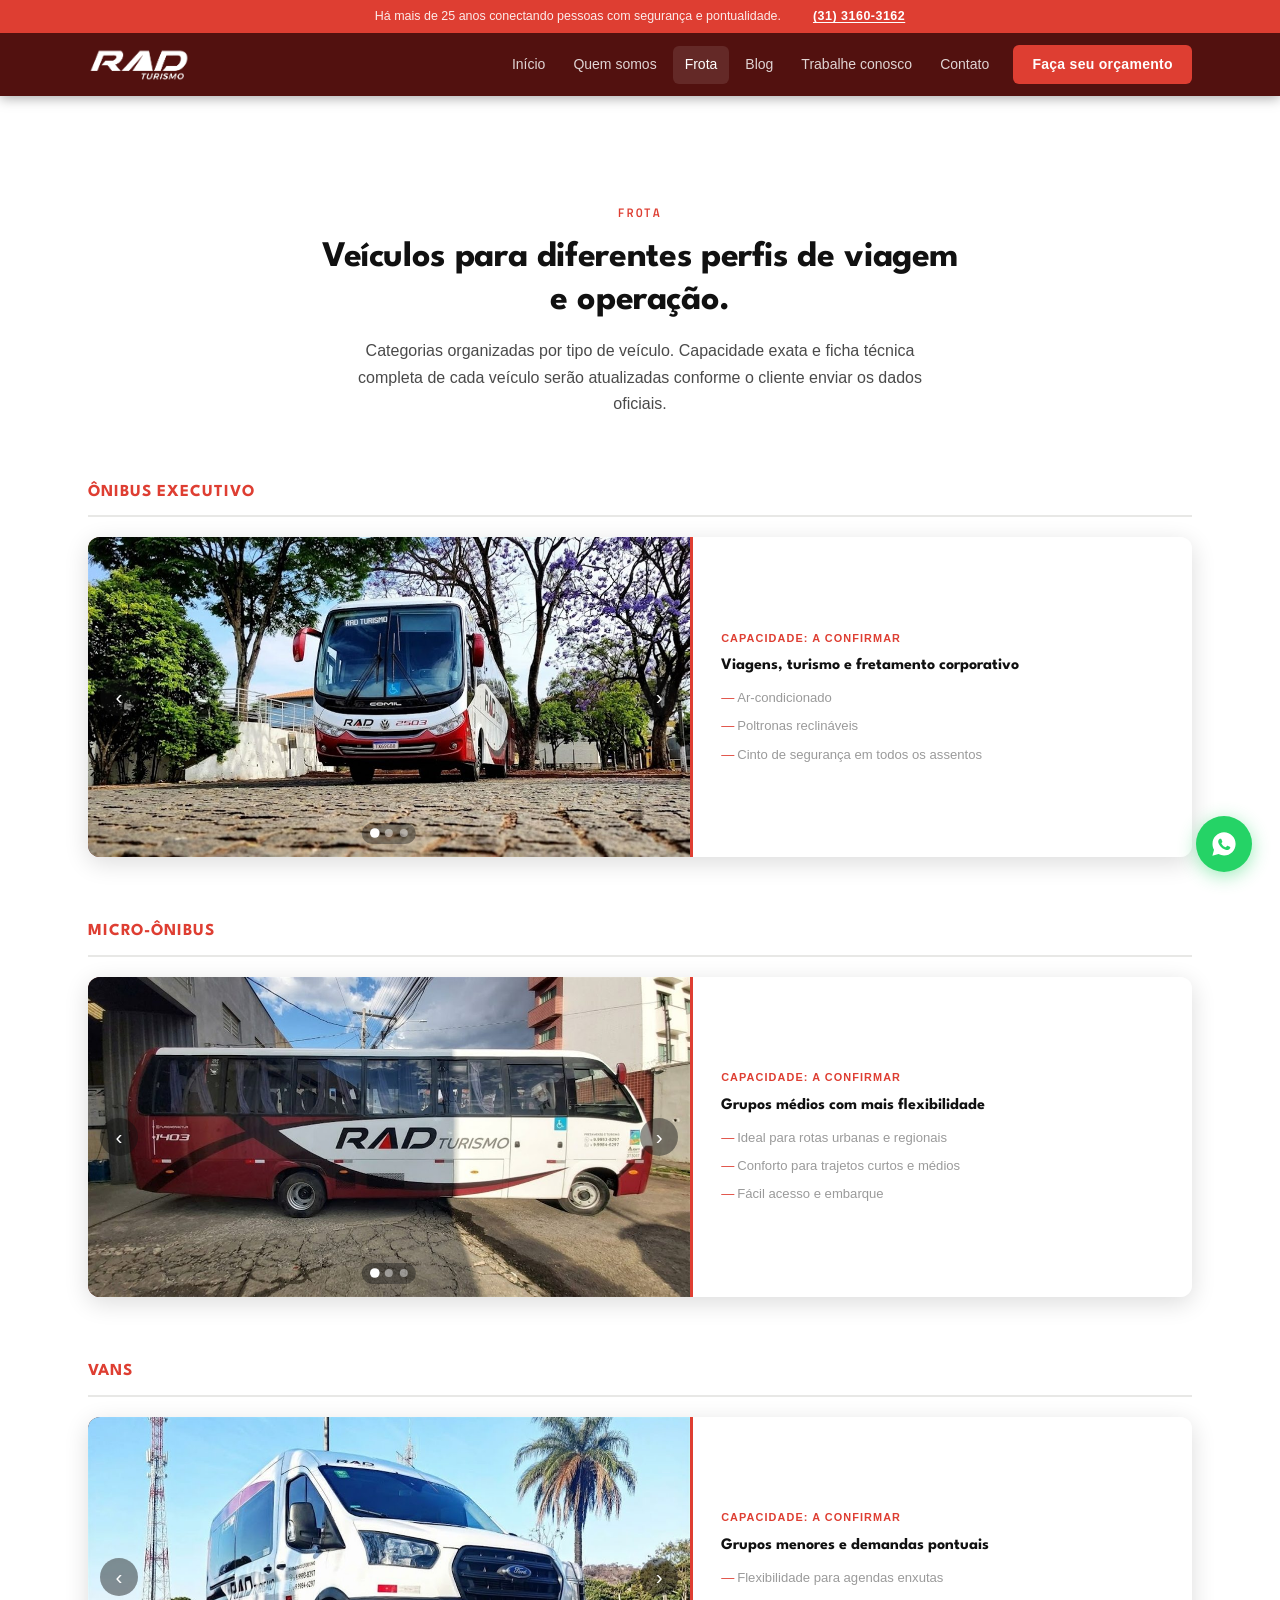
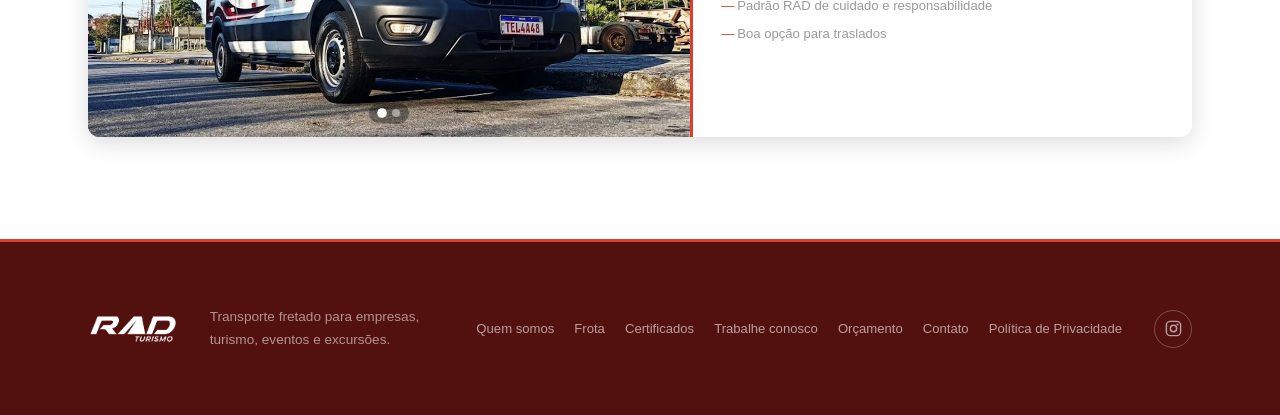
<file: frota.html>
<!doctype html>
<html lang="pt-BR">
  <head>
    <meta charset="utf-8">
    <meta name="viewport" content="width=device-width, initial-scale=1">
    <title>Frota | RAD Turismo</title>
    <meta
      name="description"
      content="Conheça a frota da RAD Turismo: micro-ônibus, vans e ônibus executivo para fretamento, turismo e eventos."
    >
    <link rel="preconnect" href="https://fonts.googleapis.com">
    <link rel="preconnect" href="https://fonts.gstatic.com" crossorigin>
    <link href="https://fonts.googleapis.com/css2?family=League+Spartan:wght@400;500;600;700;800&family=Lekton:wght@400;700&display=swap" rel="stylesheet">
    <link rel="canonical" href="https://radturismo.com.br/frota.html">
    <link rel="icon" href="images/favicon-32.png" sizes="32x32" type="image/png">
    <link rel="icon" href="images/favicon-16.png" sizes="16x16" type="image/png">
    <link rel="icon" href="images/favicon-192.png" sizes="192x192" type="image/png">
    <link rel="apple-touch-icon" href="images/apple-touch-icon.png">

    <meta property="og:type" content="website">
    <meta property="og:site_name" content="RAD Turismo">
    <meta property="og:locale" content="pt_BR">
    <meta property="og:url" content="https://radturismo.com.br/frota.html">
    <meta property="og:title" content="Frota | RAD Turismo">
    <meta property="og:description" content="Conheça a frota da RAD Turismo: micro-ônibus, vans e ônibus executivo para fretamento, turismo e eventos.">
    <meta property="og:image" content="https://radturismo.com.br/images/frota-onibus-executivo.jpg">
    <meta property="og:image:alt" content="Ônibus executivo da RAD Turismo">
    <meta name="twitter:card" content="summary_large_image">

    <link rel="stylesheet" href="css/style.css">
  </head>
  <body>
    <a class="skip-link" href="#conteudo">Ir para o conteúdo</a>

    <header class="site-header" data-header>
      <div class="topbar">
        <span>Há mais de 25 anos conectando pessoas com segurança e pontualidade.</span>
        <a href="tel:+553131603162">(31) 3160-3162</a>
      </div>

      <div class="nav-shell">
        <a class="brand" href="index.html" aria-label="RAD Turismo">
          <span class="brand-logo-chip"><img class="brand-logo" src="images/rad-logo.png" alt="RAD Turismo"></span>
        </a>

        <button class="menu-toggle" type="button" aria-label="Abrir menu" aria-expanded="false" data-menu-toggle>
          <span></span>
          <span></span>
          <span></span>
        </button>

        <nav class="main-nav" aria-label="Menu principal" data-menu>
          <a href="index.html">Início</a>
          <a href="quem-somos.html">Quem somos</a>
          <a href="frota.html" aria-current="page">Frota</a>
          <a href="blog.html">Blog</a>
          <a href="trabalhe-conosco.html">Trabalhe conosco</a>
          <a href="contato.html">Contato</a>
          <a class="nav-cta" href="orcamento.html">Faça seu orçamento</a>
        </nav>
      </div>
    </header>

    <main id="conteudo">
      <section class="fleet section">
        <div class="section-inner">
          <div class="section-heading reveal">
            <p class="eyebrow">Frota</p>
            <h2>Veículos para diferentes perfis de viagem e operação.</h2>
            <p>Categorias organizadas por tipo de veículo. Capacidade exata e ficha técnica completa de cada veículo serão atualizadas conforme o cliente enviar os dados oficiais.</p>
          </div>

          <div class="fleet-category reveal">
            <h3>Ônibus executivo</h3>
            <div class="fleet-cards">
              <article class="fleet-card">
                <div class="fleet-carousel" data-carousel>
                  <div class="fleet-carousel-track">
                    <img class="is-active" src="images/frota-onibus-executivo.jpg" alt="Ônibus executivo RAD Turismo, vista frontal" style="object-position: center 75%;">
                    <img src="images/frota-onibus-executivo-2.jpg" alt="Frota de ônibus executivos RAD Turismo alinhados na garagem" style="object-position: center 40%;">
                    <img src="images/frota-onibus-executivo-3.jpg" alt="Ônibus executivo RAD Turismo em ângulo baixo" style="object-position: center 70%;">
                  </div>
                  <button class="fleet-carousel-arrow prev" type="button" aria-label="Foto anterior">&#8249;</button>
                  <button class="fleet-carousel-arrow next" type="button" aria-label="Próxima foto">&#8250;</button>
                  <div class="fleet-carousel-dots">
                    <button class="is-active" type="button" aria-label="Ir para foto 1"></button>
                    <button type="button" aria-label="Ir para foto 2"></button>
                    <button type="button" aria-label="Ir para foto 3"></button>
                  </div>
                </div>
                <div class="fleet-info">
                  <span class="fleet-capacity">Capacidade: a confirmar</span>
                  <h4>Viagens, turismo e fretamento corporativo</h4>
                  <ul class="fleet-features">
                    <li>Ar-condicionado</li>
                    <li>Poltronas reclináveis</li>
                    <li>Cinto de segurança em todos os assentos</li>
                  </ul>
                </div>
              </article>
            </div>
          </div>

          <div class="fleet-category reveal">
            <h3>Micro-ônibus</h3>
            <div class="fleet-cards">
              <article class="fleet-card">
                <div class="fleet-carousel" data-carousel>
                  <div class="fleet-carousel-track">
                    <img class="is-active" src="images/frota-microonibus.jpg" alt="Micro-ônibus RAD Turismo, vista lateral" style="object-position: center 45%;">
                    <img src="images/frota-microonibus-2.jpg" alt="Micro-ônibus RAD Turismo, vista frontal" style="object-position: center 50%;">
                    <img src="images/frota-microonibus-3.jpg" alt="Micro-ônibus RAD Turismo em contexto urbano" style="object-position: center 55%;">
                  </div>
                  <button class="fleet-carousel-arrow prev" type="button" aria-label="Foto anterior">&#8249;</button>
                  <button class="fleet-carousel-arrow next" type="button" aria-label="Próxima foto">&#8250;</button>
                  <div class="fleet-carousel-dots">
                    <button class="is-active" type="button" aria-label="Ir para foto 1"></button>
                    <button type="button" aria-label="Ir para foto 2"></button>
                    <button type="button" aria-label="Ir para foto 3"></button>
                  </div>
                </div>
                <div class="fleet-info">
                  <span class="fleet-capacity">Capacidade: a confirmar</span>
                  <h4>Grupos médios com mais flexibilidade</h4>
                  <ul class="fleet-features">
                    <li>Ideal para rotas urbanas e regionais</li>
                    <li>Conforto para trajetos curtos e médios</li>
                    <li>Fácil acesso e embarque</li>
                  </ul>
                </div>
              </article>
            </div>
          </div>

          <div class="fleet-category reveal">
            <h3>Vans</h3>
            <div class="fleet-cards">
              <article class="fleet-card">
                <div class="fleet-carousel" data-carousel>
                  <div class="fleet-carousel-track">
                    <img class="is-active" src="images/frota-van.jpg" alt="Van RAD Turismo, vista frontal" style="object-position: center 68%;">
                    <img src="images/frota-van-2.jpg" alt="Van RAD Turismo, vista traseira" style="object-position: center 58%;">
                  </div>
                  <button class="fleet-carousel-arrow prev" type="button" aria-label="Foto anterior">&#8249;</button>
                  <button class="fleet-carousel-arrow next" type="button" aria-label="Próxima foto">&#8250;</button>
                  <div class="fleet-carousel-dots">
                    <button class="is-active" type="button" aria-label="Ir para foto 1"></button>
                    <button type="button" aria-label="Ir para foto 2"></button>
                  </div>
                </div>
                <div class="fleet-info">
                  <span class="fleet-capacity">Capacidade: a confirmar</span>
                  <h4>Grupos menores e demandas pontuais</h4>
                  <ul class="fleet-features">
                    <li>Flexibilidade para agendas enxutas</li>
                    <li>Padrão RAD de cuidado e responsabilidade</li>
                    <li>Boa opção para traslados</li>
                  </ul>
                </div>
              </article>
            </div>
          </div>
        </div>
      </section>
    </main>

    <footer class="site-footer">
      <div class="section-inner footer-grid">
        <a class="brand footer-brand" href="index.html" aria-label="RAD Turismo">
          <span class="brand-logo-chip"><img class="brand-logo" src="images/rad-logo.png" alt="RAD Turismo"></span>
        </a>
        <p>Transporte fretado para empresas, turismo, eventos e excursões.</p>
        <div class="footer-links">
          <a href="quem-somos.html">Quem somos</a>
          <a href="frota.html">Frota</a>
          <a href="quem-somos.html#certificados">Certificados</a>
          <a href="trabalhe-conosco.html">Trabalhe conosco</a>
          <a href="orcamento.html">Orçamento</a>
          <a href="contato.html">Contato</a>
          <a href="politica-privacidade.html">Política de Privacidade</a>
        </div>
        <div class="footer-social">
          <a href="https://www.instagram.com/radturismo.oficial/" target="_blank" rel="noreferrer noopener" aria-label="Instagram da RAD Turismo">
            <svg viewBox="0 0 24 24" fill="none" stroke="currentColor" stroke-width="1.8" stroke-linecap="round" stroke-linejoin="round" aria-hidden="true">
              <rect x="3" y="3" width="18" height="18" rx="5"></rect>
              <circle cx="12" cy="12" r="4"></circle>
              <circle cx="17" cy="7" r="1.2" fill="currentColor" stroke="none"></circle>
            </svg>
          </a>
        </div>
      </div>
    </footer>

    <a class="whatsapp-float" href="https://wa.me/553131603162" target="_blank" rel="noreferrer" aria-label="Chamar RAD Turismo no WhatsApp">
      <span>WhatsApp</span>
    </a>

    <script src="js/script.js"></script>
  </body>
</html>
</file>
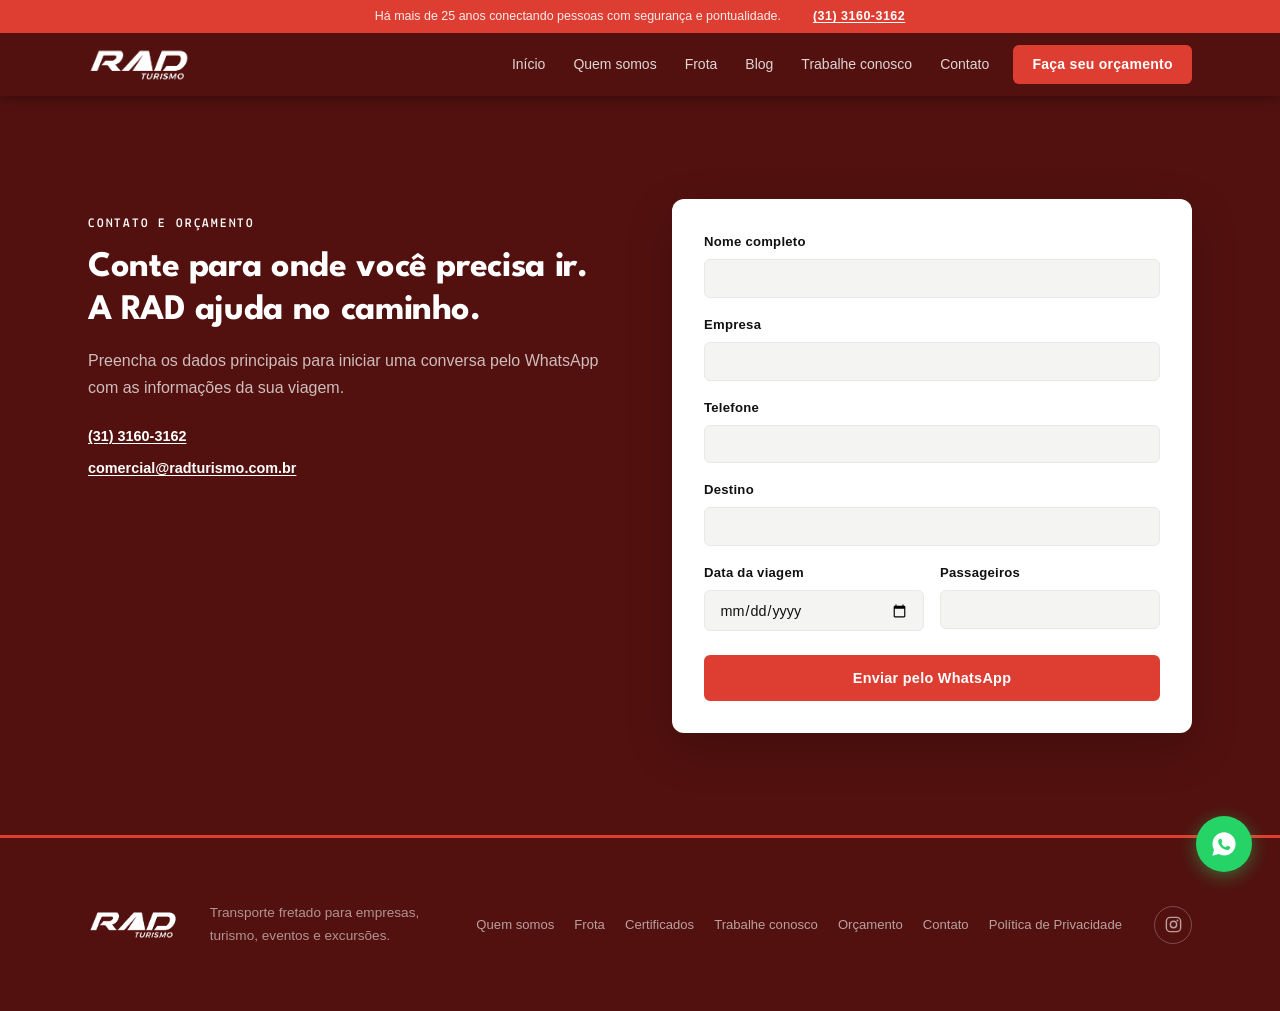
<file: orcamento.html>
<!doctype html>
<html lang="pt-BR">
  <head>
    <meta charset="utf-8">
    <meta name="viewport" content="width=device-width, initial-scale=1">
    <title>Contato e Orçamento | RAD Turismo</title>
    <meta
      name="description"
      content="Solicite um orçamento de transporte com a RAD Turismo. Preencha o formulário e fale direto pelo WhatsApp, telefone ou e-mail."
    >
    <link rel="preconnect" href="https://fonts.googleapis.com">
    <link rel="preconnect" href="https://fonts.gstatic.com" crossorigin>
    <link href="https://fonts.googleapis.com/css2?family=League+Spartan:wght@400;500;600;700;800&family=Lekton:wght@400;700&display=swap" rel="stylesheet">
    <link rel="canonical" href="https://radturismo.com.br/orcamento.html">
    <link rel="icon" href="images/favicon-32.png" sizes="32x32" type="image/png">
    <link rel="icon" href="images/favicon-16.png" sizes="16x16" type="image/png">
    <link rel="icon" href="images/favicon-192.png" sizes="192x192" type="image/png">
    <link rel="apple-touch-icon" href="images/apple-touch-icon.png">

    <meta property="og:type" content="website">
    <meta property="og:site_name" content="RAD Turismo">
    <meta property="og:locale" content="pt_BR">
    <meta property="og:url" content="https://radturismo.com.br/orcamento.html">
    <meta property="og:title" content="Contato e Orçamento | RAD Turismo">
    <meta property="og:description" content="Solicite um orçamento de transporte com a RAD Turismo. Preencha o formulário e fale direto pelo WhatsApp, telefone ou e-mail.">
    <meta property="og:image" content="https://radturismo.com.br/images/frota-onibus-executivo.jpg">
    <meta property="og:image:alt" content="Ônibus executivo da RAD Turismo">
    <meta name="twitter:card" content="summary_large_image">

    <link rel="stylesheet" href="css/style.css">
  </head>
  <body>
    <a class="skip-link" href="#conteudo">Ir para o conteúdo</a>

    <header class="site-header" data-header>
      <div class="topbar">
        <span>Há mais de 25 anos conectando pessoas com segurança e pontualidade.</span>
        <a href="tel:+553131603162">(31) 3160-3162</a>
      </div>

      <div class="nav-shell">
        <a class="brand" href="index.html" aria-label="RAD Turismo">
          <span class="brand-logo-chip"><img class="brand-logo" src="images/rad-logo.png" alt="RAD Turismo"></span>
        </a>

        <button class="menu-toggle" type="button" aria-label="Abrir menu" aria-expanded="false" data-menu-toggle>
          <span></span>
          <span></span>
          <span></span>
        </button>

        <nav class="main-nav" aria-label="Menu principal" data-menu>
          <a href="index.html">Início</a>
          <a href="quem-somos.html">Quem somos</a>
          <a href="frota.html">Frota</a>
          <a href="blog.html">Blog</a>
          <a href="trabalhe-conosco.html">Trabalhe conosco</a>
          <a href="contato.html">Contato</a>
          <a class="nav-cta" href="orcamento.html" aria-current="page">Faça seu orçamento</a>
        </nav>
      </div>
    </header>

    <main id="conteudo">
      <section class="quote section">
        <div class="section-inner quote-grid">
          <div class="section-copy reveal">
            <p class="eyebrow">Contato e orçamento</p>
            <h2>Conte para onde você precisa ir. A RAD ajuda no caminho.</h2>
            <p>
              Preencha os dados principais para iniciar uma conversa pelo WhatsApp
              com as informações da sua viagem.
            </p>
            <div class="contact-mini">
              <a href="tel:+553131603162">(31) 3160-3162</a>
              <a href="mailto:comercial@radturismo.com.br">comercial@radturismo.com.br</a>
            </div>
          </div>

          <form class="form-card reveal" data-quote-form>
            <label>
              Nome completo
              <input name="nome" type="text" autocomplete="name" required>
            </label>
            <label>
              Empresa
              <input name="empresa" type="text" autocomplete="organization">
            </label>
            <label>
              Telefone
              <input name="telefone" type="tel" autocomplete="tel" required>
            </label>
            <label>
              Destino
              <input name="destino" type="text" required>
            </label>
            <div class="form-row">
              <label>
                Data da viagem
                <input name="data" type="date">
              </label>
              <label>
                Passageiros
                <input name="passageiros" type="number" min="1" inputmode="numeric">
              </label>
            </div>
            <button class="button primary" type="submit">Enviar pelo WhatsApp</button>
          </form>
        </div>
      </section>
    </main>

    <footer class="site-footer">
      <div class="section-inner footer-grid">
        <a class="brand footer-brand" href="index.html" aria-label="RAD Turismo">
          <span class="brand-logo-chip"><img class="brand-logo" src="images/rad-logo.png" alt="RAD Turismo"></span>
        </a>
        <p>Transporte fretado para empresas, turismo, eventos e excursões.</p>
        <div class="footer-links">
          <a href="quem-somos.html">Quem somos</a>
          <a href="frota.html">Frota</a>
          <a href="quem-somos.html#certificados">Certificados</a>
          <a href="trabalhe-conosco.html">Trabalhe conosco</a>
          <a href="orcamento.html">Orçamento</a>
          <a href="contato.html">Contato</a>
          <a href="politica-privacidade.html">Política de Privacidade</a>
        </div>
        <div class="footer-social">
          <a href="https://www.instagram.com/radturismo.oficial/" target="_blank" rel="noreferrer noopener" aria-label="Instagram da RAD Turismo">
            <svg viewBox="0 0 24 24" fill="none" stroke="currentColor" stroke-width="1.8" stroke-linecap="round" stroke-linejoin="round" aria-hidden="true">
              <rect x="3" y="3" width="18" height="18" rx="5"></rect>
              <circle cx="12" cy="12" r="4"></circle>
              <circle cx="17" cy="7" r="1.2" fill="currentColor" stroke="none"></circle>
            </svg>
          </a>
        </div>
      </div>
    </footer>

    <a class="whatsapp-float" href="https://wa.me/553131603162" target="_blank" rel="noreferrer" aria-label="Chamar RAD Turismo no WhatsApp">
      <span>WhatsApp</span>
    </a>

    <script src="js/script.js"></script>
  </body>
</html>
</file>
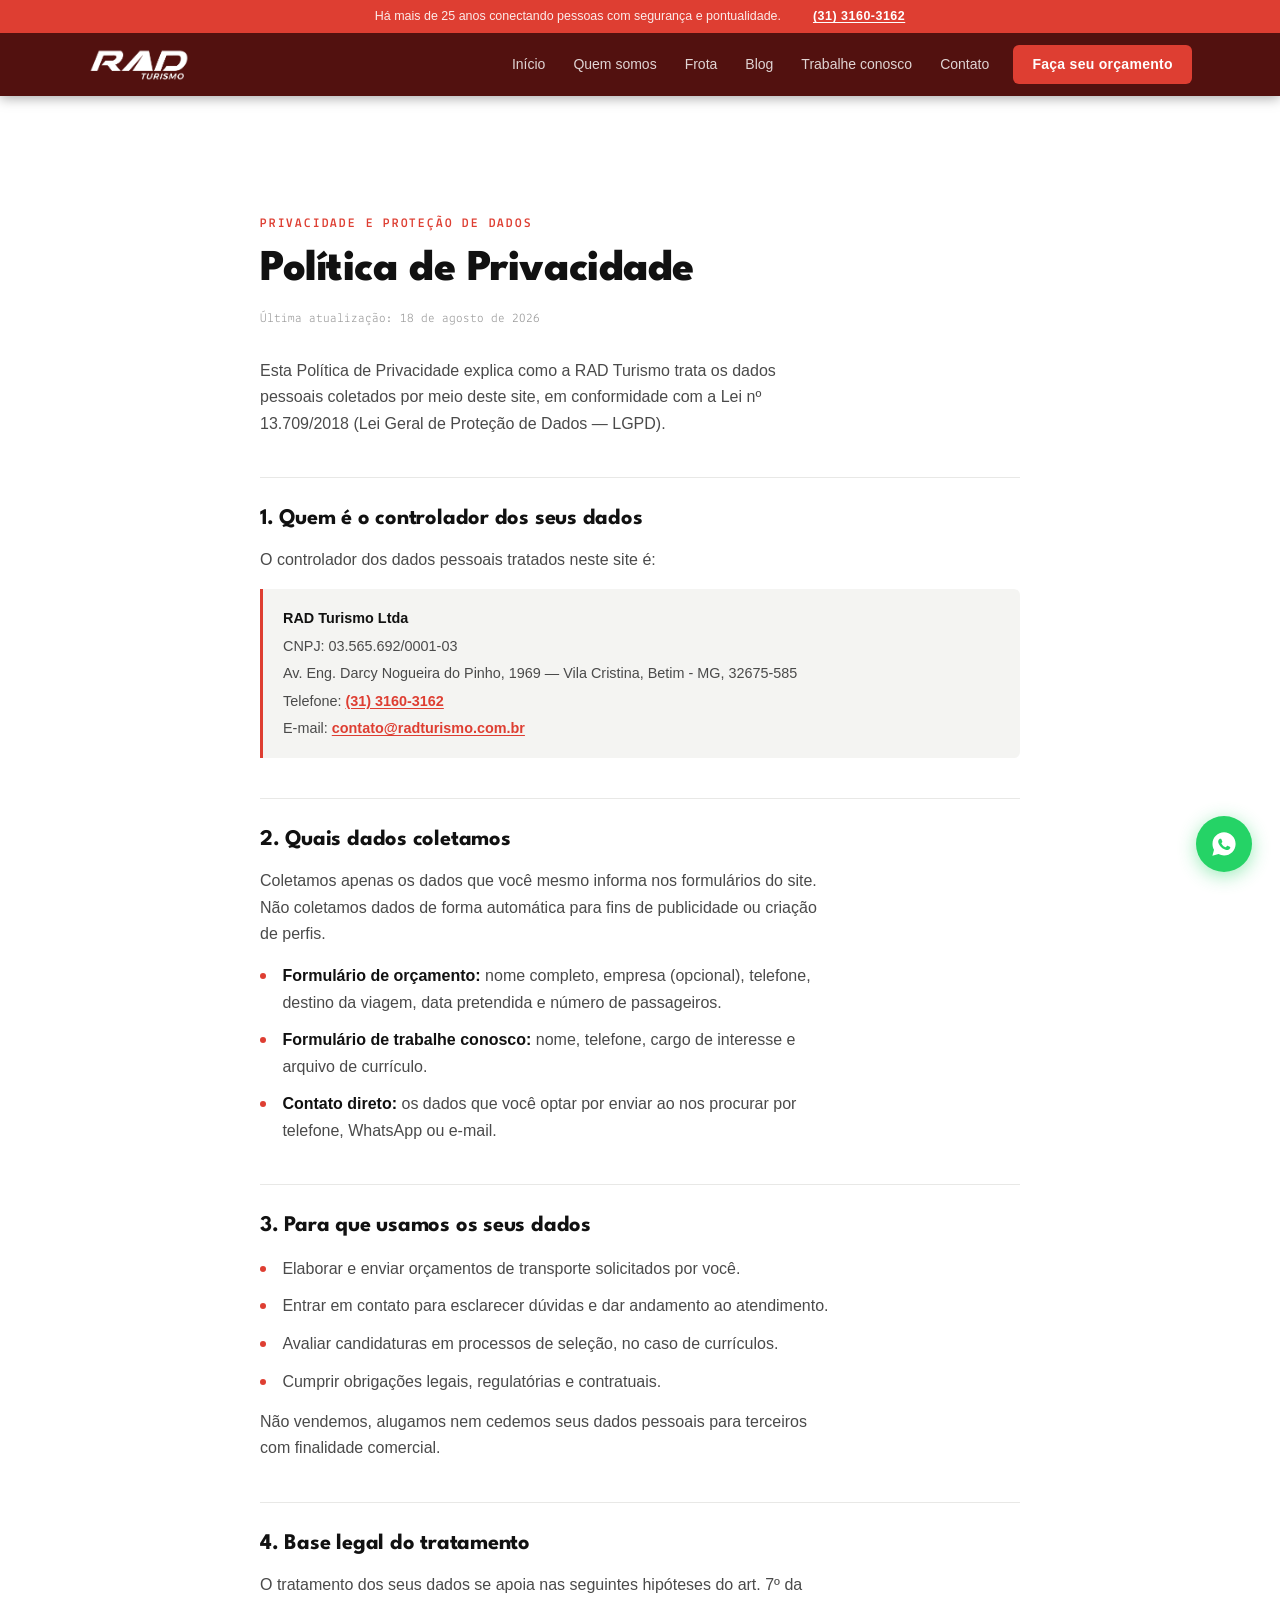
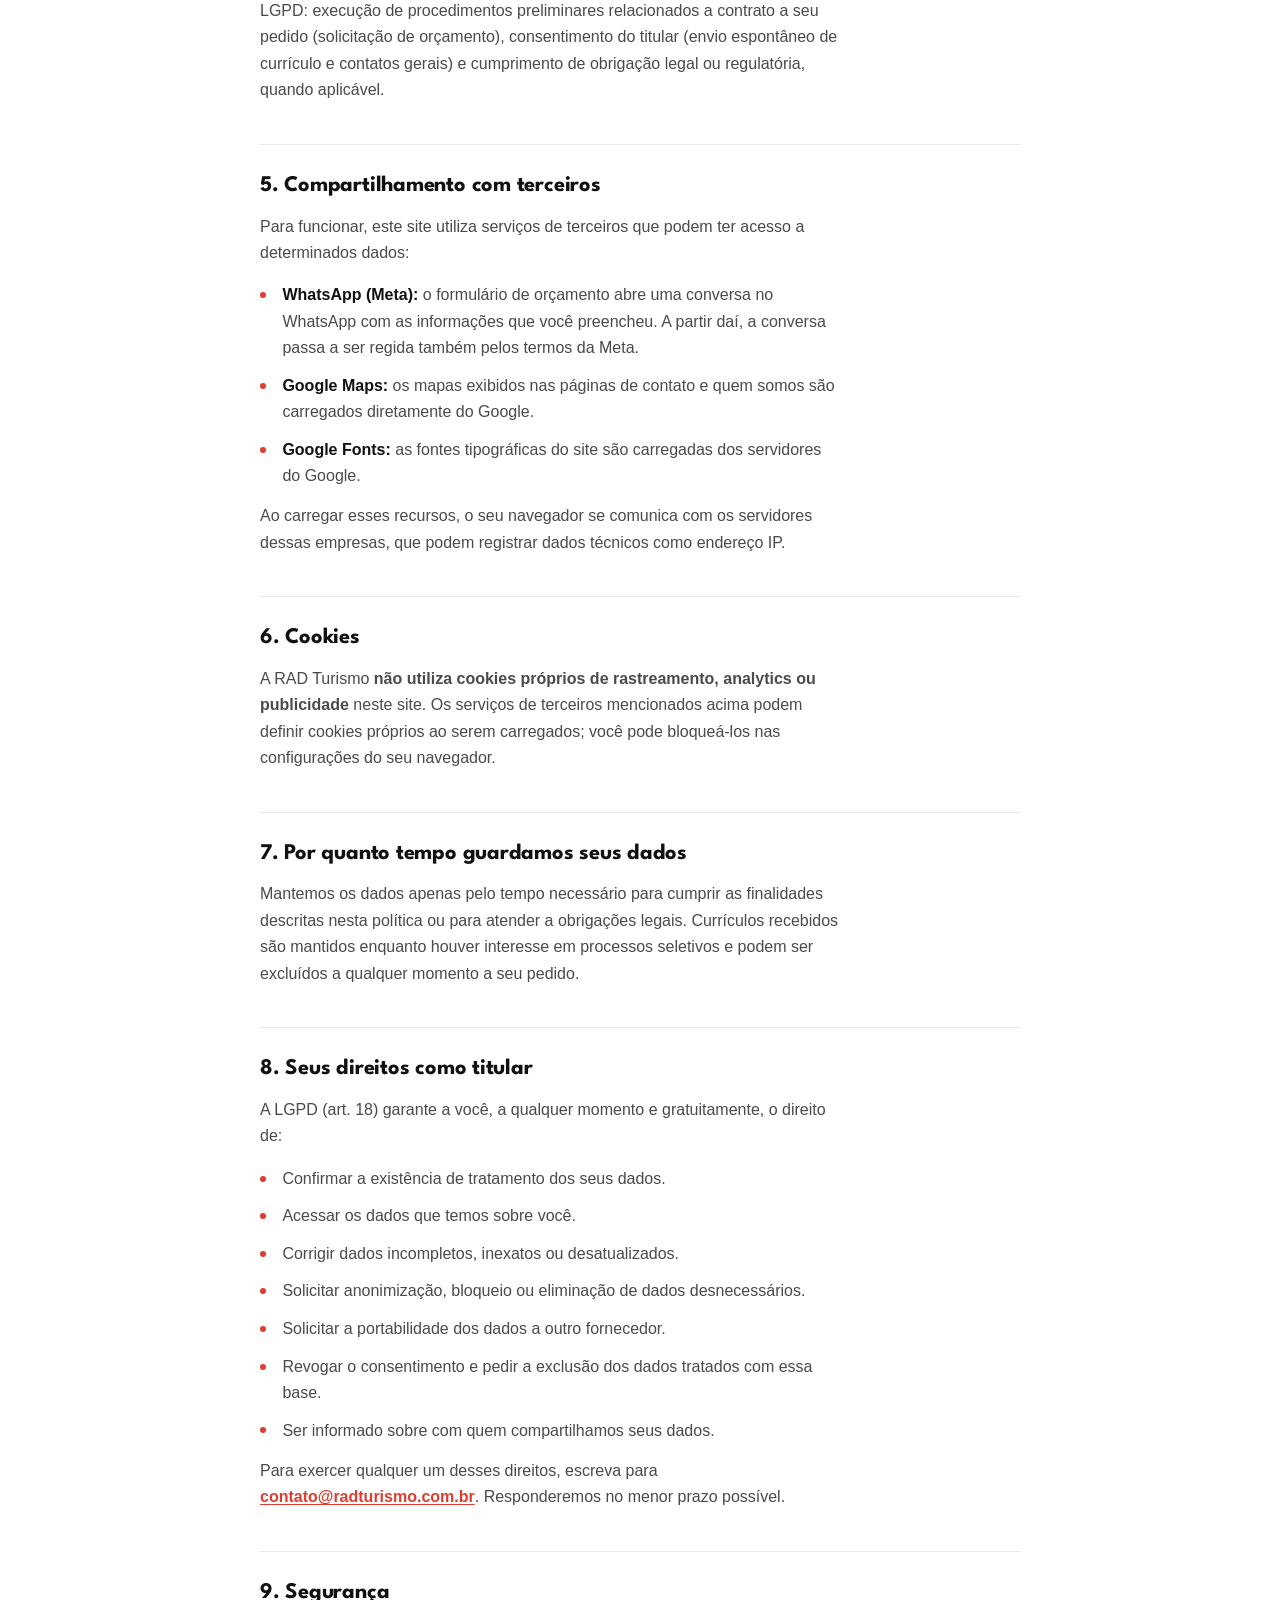
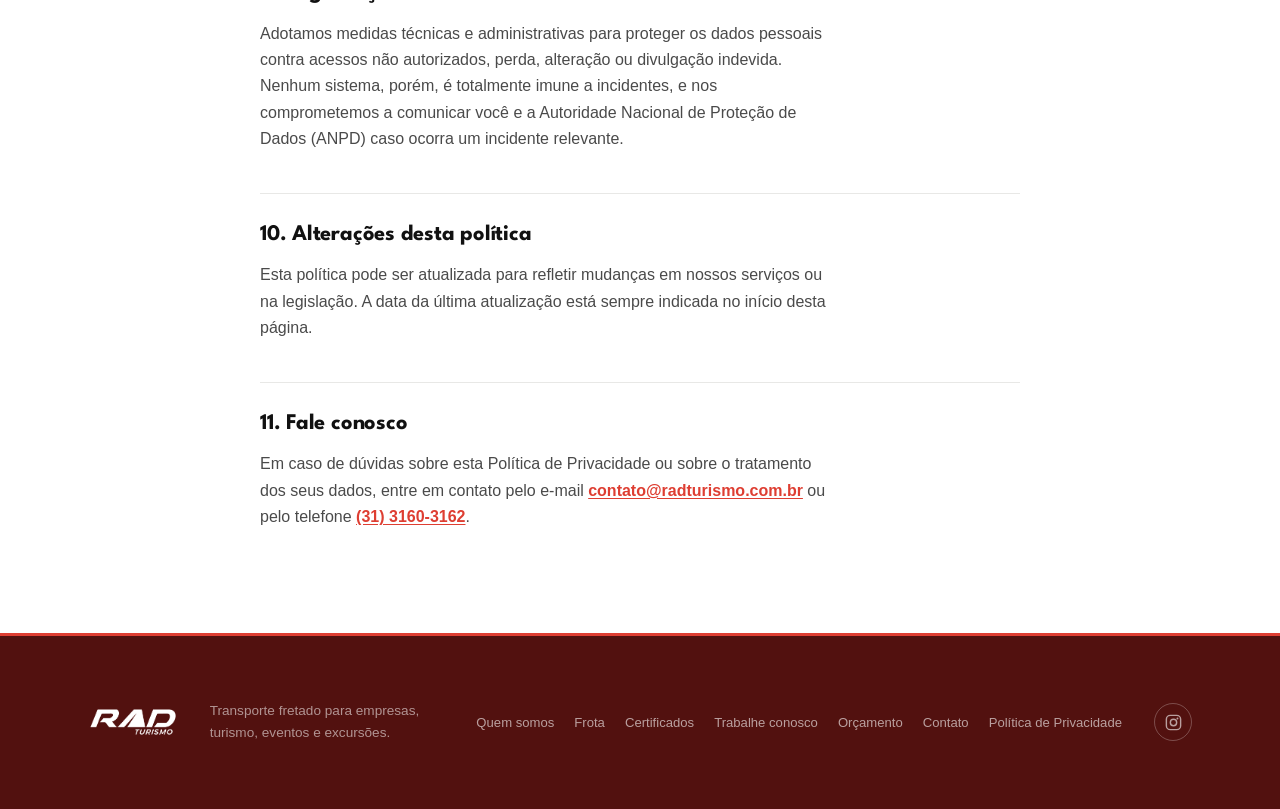
<file: politica-privacidade.html>
<!doctype html>
<html lang="pt-BR">
  <head>
    <meta charset="utf-8">
    <meta name="viewport" content="width=device-width, initial-scale=1">
    <title>Política de Privacidade | RAD Turismo</title>
    <meta
      name="description"
      content="Política de Privacidade da RAD Turismo: quais dados pessoais coletamos, para que usamos, com quem compartilhamos e como exercer seus direitos previstos na LGPD."
    >
    <link rel="preconnect" href="https://fonts.googleapis.com">
    <link rel="preconnect" href="https://fonts.gstatic.com" crossorigin>
    <link href="https://fonts.googleapis.com/css2?family=League+Spartan:wght@400;500;600;700;800&family=Lekton:wght@400;700&display=swap" rel="stylesheet">
    <link rel="canonical" href="https://radturismo.com.br/politica-privacidade.html">
    <link rel="icon" href="images/favicon-32.png" sizes="32x32" type="image/png">
    <link rel="icon" href="images/favicon-16.png" sizes="16x16" type="image/png">
    <link rel="icon" href="images/favicon-192.png" sizes="192x192" type="image/png">
    <link rel="apple-touch-icon" href="images/apple-touch-icon.png">

    <meta property="og:type" content="website">
    <meta property="og:site_name" content="RAD Turismo">
    <meta property="og:locale" content="pt_BR">
    <meta property="og:url" content="https://radturismo.com.br/politica-privacidade.html">
    <meta property="og:title" content="Política de Privacidade | RAD Turismo">
    <meta property="og:description" content="Quais dados pessoais a RAD Turismo coleta, para que usamos, com quem compartilhamos e como exercer seus direitos previstos na LGPD.">
    <meta property="og:image" content="https://radturismo.com.br/images/frota-completa.jpg">
    <meta property="og:image:alt" content="Frota completa de ônibus da RAD Turismo">
    <meta name="twitter:card" content="summary_large_image">
    <meta name="robots" content="index, follow">

    <link rel="stylesheet" href="css/style.css">
  </head>
  <body>
    <a class="skip-link" href="#conteudo">Ir para o conteúdo</a>

    <header class="site-header" data-header>
      <div class="topbar">
        <span>Há mais de 25 anos conectando pessoas com segurança e pontualidade.</span>
        <a href="tel:+553131603162">(31) 3160-3162</a>
      </div>

      <div class="nav-shell">
        <a class="brand" href="index.html" aria-label="RAD Turismo">
          <span class="brand-logo-chip"><img class="brand-logo" src="images/rad-logo.png" alt="RAD Turismo"></span>
        </a>

        <button class="menu-toggle" type="button" aria-label="Abrir menu" aria-expanded="false" data-menu-toggle>
          <span></span>
          <span></span>
          <span></span>
        </button>

        <nav class="main-nav" aria-label="Menu principal" data-menu>
          <a href="index.html">Início</a>
          <a href="quem-somos.html">Quem somos</a>
          <a href="frota.html">Frota</a>
          <a href="blog.html">Blog</a>
          <a href="trabalhe-conosco.html">Trabalhe conosco</a>
          <a href="contato.html">Contato</a>
          <a class="nav-cta" href="orcamento.html">Faça seu orçamento</a>
        </nav>
      </div>
    </header>

    <main id="conteudo">
      <section class="legal section">
        <div class="section-inner">
          <div class="legal-copy reveal">
            <p class="eyebrow">Privacidade e proteção de dados</p>
            <h1>Política de Privacidade</h1>
            <p class="legal-updated">Última atualização: 18 de agosto de 2026</p>

            <p>
              Esta Política de Privacidade explica como a RAD Turismo trata os dados
              pessoais coletados por meio deste site, em conformidade com a Lei nº
              13.709/2018 (Lei Geral de Proteção de Dados — LGPD).
            </p>

            <h2>1. Quem é o controlador dos seus dados</h2>
            <p>
              O controlador dos dados pessoais tratados neste site é:
            </p>
            <address>
              <strong>RAD Turismo Ltda</strong><br>
              CNPJ: 03.565.692/0001-03<br>
              Av. Eng. Darcy Nogueira do Pinho, 1969 — Vila Cristina, Betim - MG, 32675-585<br>
              Telefone: <a href="tel:+553131603162">(31) 3160-3162</a><br>
              E-mail: <a href="mailto:contato@radturismo.com.br">contato@radturismo.com.br</a>
            </address>

            <h2>2. Quais dados coletamos</h2>
            <p>
              Coletamos apenas os dados que você mesmo informa nos formulários do site.
              Não coletamos dados de forma automática para fins de publicidade ou
              criação de perfis.
            </p>
            <ul class="legal-list">
              <li>
                <strong>Formulário de orçamento:</strong> nome completo, empresa (opcional),
                telefone, destino da viagem, data pretendida e número de passageiros.
              </li>
              <li>
                <strong>Formulário de trabalhe conosco:</strong> nome, telefone, cargo de
                interesse e arquivo de currículo.
              </li>
              <li>
                <strong>Contato direto:</strong> os dados que você optar por enviar ao nos
                procurar por telefone, WhatsApp ou e-mail.
              </li>
            </ul>

            <h2>3. Para que usamos os seus dados</h2>
            <ul class="legal-list">
              <li>Elaborar e enviar orçamentos de transporte solicitados por você.</li>
              <li>Entrar em contato para esclarecer dúvidas e dar andamento ao atendimento.</li>
              <li>Avaliar candidaturas em processos de seleção, no caso de currículos.</li>
              <li>Cumprir obrigações legais, regulatórias e contratuais.</li>
            </ul>
            <p>
              Não vendemos, alugamos nem cedemos seus dados pessoais para terceiros com
              finalidade comercial.
            </p>

            <h2>4. Base legal do tratamento</h2>
            <p>
              O tratamento dos seus dados se apoia nas seguintes hipóteses do art. 7º da LGPD:
              execução de procedimentos preliminares relacionados a contrato a seu pedido
              (solicitação de orçamento), consentimento do titular (envio espontâneo de
              currículo e contatos gerais) e cumprimento de obrigação legal ou regulatória,
              quando aplicável.
            </p>

            <h2>5. Compartilhamento com terceiros</h2>
            <p>
              Para funcionar, este site utiliza serviços de terceiros que podem ter acesso a
              determinados dados:
            </p>
            <ul class="legal-list">
              <li>
                <strong>WhatsApp (Meta):</strong> o formulário de orçamento abre uma conversa
                no WhatsApp com as informações que você preencheu. A partir daí, a conversa
                passa a ser regida também pelos termos da Meta.
              </li>
              <li>
                <strong>Google Maps:</strong> os mapas exibidos nas páginas de contato e
                quem somos são carregados diretamente do Google.
              </li>
              <li>
                <strong>Google Fonts:</strong> as fontes tipográficas do site são carregadas
                dos servidores do Google.
              </li>
            </ul>
            <p>
              Ao carregar esses recursos, o seu navegador se comunica com os servidores
              dessas empresas, que podem registrar dados técnicos como endereço IP.
            </p>

            <h2>6. Cookies</h2>
            <p>
              A RAD Turismo <strong>não utiliza cookies próprios de rastreamento, analytics
              ou publicidade</strong> neste site. Os serviços de terceiros mencionados acima
              podem definir cookies próprios ao serem carregados; você pode bloqueá-los nas
              configurações do seu navegador.
            </p>

            <h2>7. Por quanto tempo guardamos seus dados</h2>
            <p>
              Mantemos os dados apenas pelo tempo necessário para cumprir as finalidades
              descritas nesta política ou para atender a obrigações legais. Currículos
              recebidos são mantidos enquanto houver interesse em processos seletivos e
              podem ser excluídos a qualquer momento a seu pedido.
            </p>

            <h2>8. Seus direitos como titular</h2>
            <p>
              A LGPD (art. 18) garante a você, a qualquer momento e gratuitamente, o direito de:
            </p>
            <ul class="legal-list">
              <li>Confirmar a existência de tratamento dos seus dados.</li>
              <li>Acessar os dados que temos sobre você.</li>
              <li>Corrigir dados incompletos, inexatos ou desatualizados.</li>
              <li>Solicitar anonimização, bloqueio ou eliminação de dados desnecessários.</li>
              <li>Solicitar a portabilidade dos dados a outro fornecedor.</li>
              <li>Revogar o consentimento e pedir a exclusão dos dados tratados com essa base.</li>
              <li>Ser informado sobre com quem compartilhamos seus dados.</li>
            </ul>
            <p>
              Para exercer qualquer um desses direitos, escreva para
              <a href="mailto:contato@radturismo.com.br">contato@radturismo.com.br</a>.
              Responderemos no menor prazo possível.
            </p>

            <h2>9. Segurança</h2>
            <p>
              Adotamos medidas técnicas e administrativas para proteger os dados pessoais
              contra acessos não autorizados, perda, alteração ou divulgação indevida.
              Nenhum sistema, porém, é totalmente imune a incidentes, e nos comprometemos a
              comunicar você e a Autoridade Nacional de Proteção de Dados (ANPD) caso ocorra
              um incidente relevante.
            </p>

            <h2>10. Alterações desta política</h2>
            <p>
              Esta política pode ser atualizada para refletir mudanças em nossos serviços ou
              na legislação. A data da última atualização está sempre indicada no início
              desta página.
            </p>

            <h2>11. Fale conosco</h2>
            <p>
              Em caso de dúvidas sobre esta Política de Privacidade ou sobre o tratamento dos
              seus dados, entre em contato pelo e-mail
              <a href="mailto:contato@radturismo.com.br">contato@radturismo.com.br</a>
              ou pelo telefone <a href="tel:+553131603162">(31) 3160-3162</a>.
            </p>
          </div>
        </div>
      </section>
    </main>

    <footer class="site-footer">
      <div class="section-inner footer-grid">
        <a class="brand footer-brand" href="index.html" aria-label="RAD Turismo">
          <span class="brand-logo-chip"><img class="brand-logo" src="images/rad-logo.png" alt="RAD Turismo"></span>
        </a>
        <p>Transporte fretado para empresas, turismo, eventos e excursões.</p>
        <div class="footer-links">
          <a href="quem-somos.html">Quem somos</a>
          <a href="frota.html">Frota</a>
          <a href="quem-somos.html#certificados">Certificados</a>
          <a href="trabalhe-conosco.html">Trabalhe conosco</a>
          <a href="orcamento.html">Orçamento</a>
          <a href="contato.html">Contato</a>
          <a href="politica-privacidade.html">Política de Privacidade</a>
        </div>
        <div class="footer-social">
          <a href="https://www.instagram.com/radturismo.oficial/" target="_blank" rel="noreferrer noopener" aria-label="Instagram da RAD Turismo">
            <svg viewBox="0 0 24 24" fill="none" stroke="currentColor" stroke-width="1.8" stroke-linecap="round" stroke-linejoin="round" aria-hidden="true">
              <rect x="3" y="3" width="18" height="18" rx="5"></rect>
              <circle cx="12" cy="12" r="4"></circle>
              <circle cx="17" cy="7" r="1.2" fill="currentColor" stroke="none"></circle>
            </svg>
          </a>
        </div>
      </div>
    </footer>

    <a class="whatsapp-float" href="https://wa.me/553131603162" target="_blank" rel="noreferrer" aria-label="Chamar RAD Turismo no WhatsApp">
      <span>WhatsApp</span>
    </a>

    <script src="js/script.js"></script>
  </body>
</html>
</file>
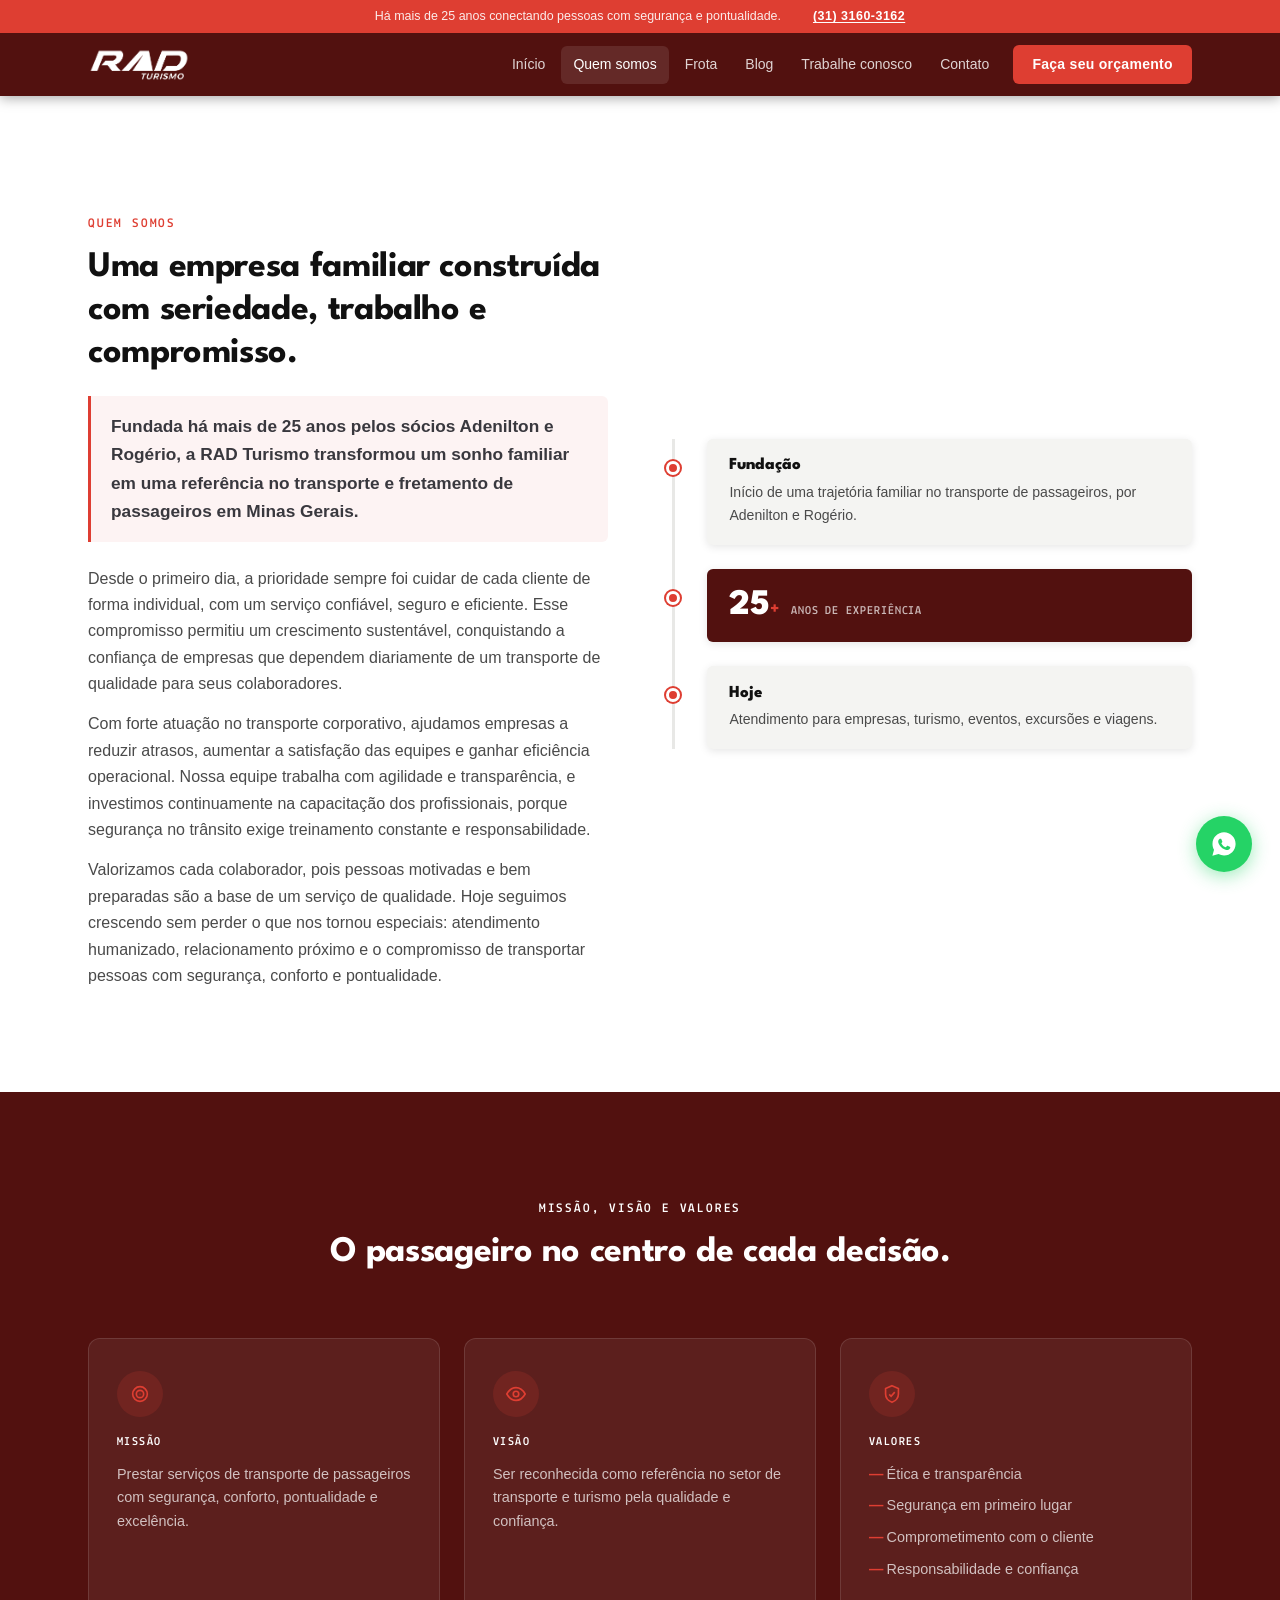
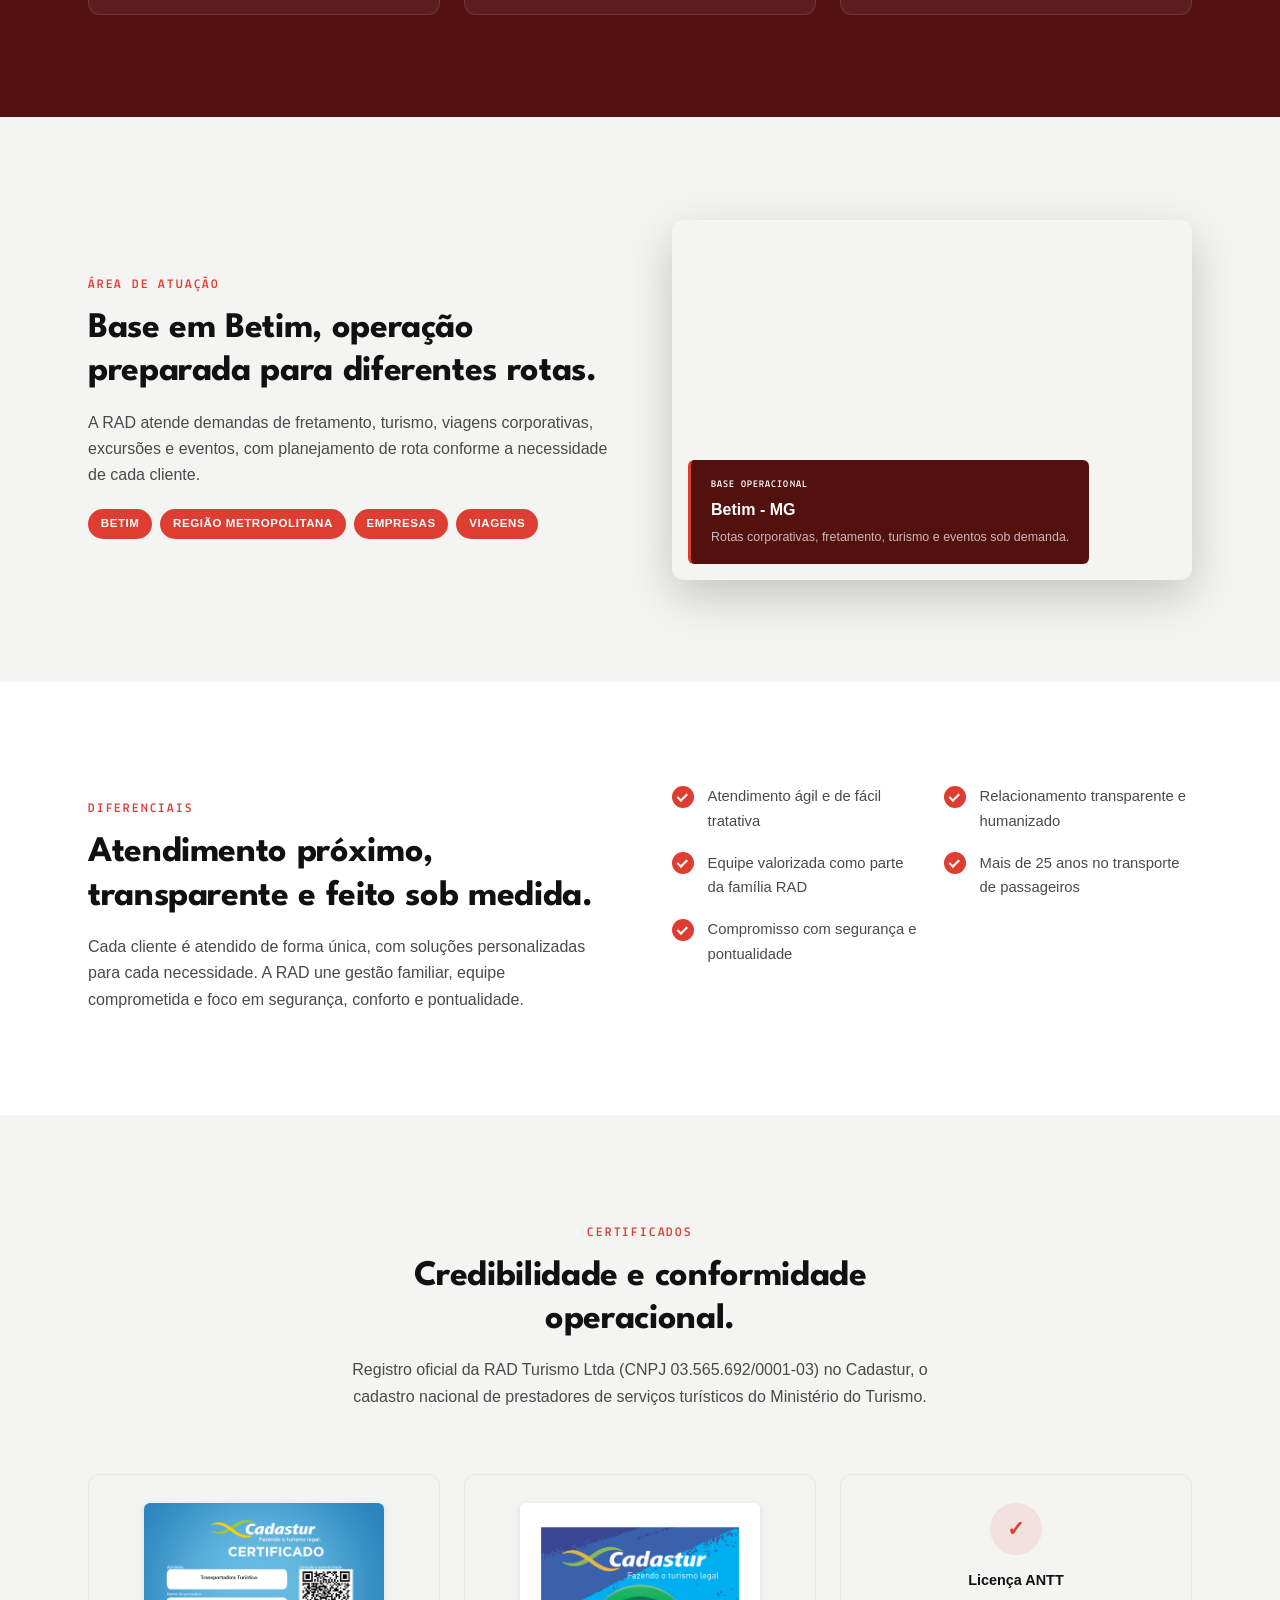
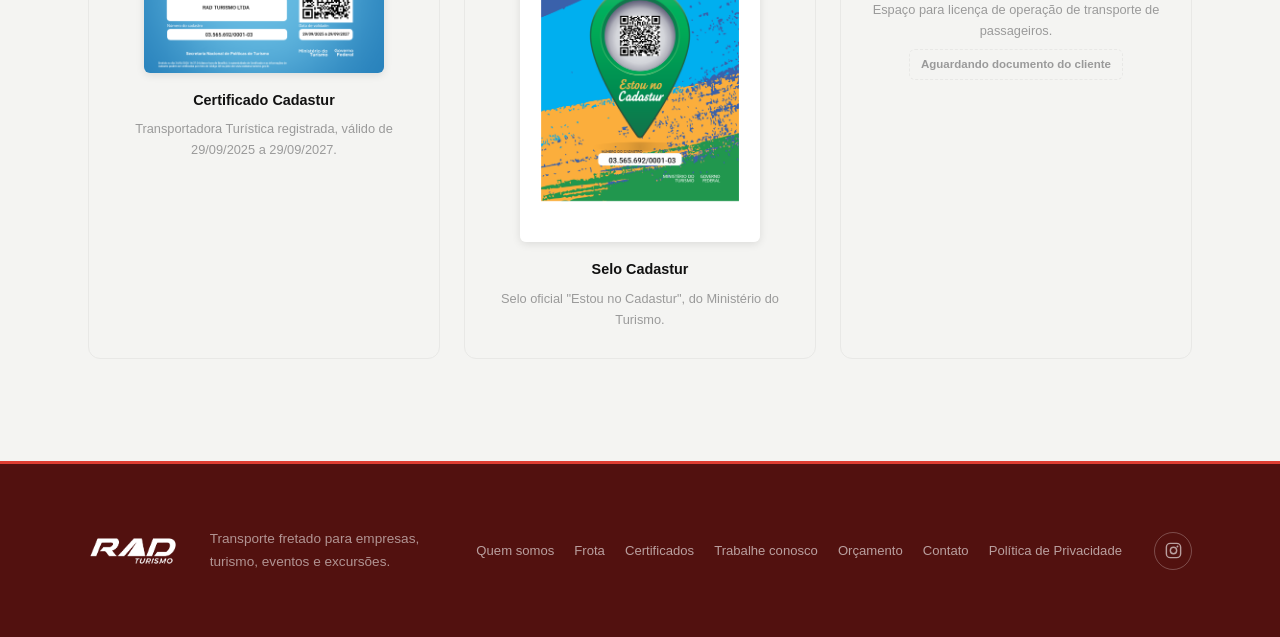
<file: quem-somos.html>
<!doctype html>
<html lang="pt-BR">
  <head>
    <meta charset="utf-8">
    <meta name="viewport" content="width=device-width, initial-scale=1">
    <title>Quem Somos | RAD Turismo</title>
    <meta
      name="description"
      content="Conheça a história, missão, visão, valores, área de atuação e diferenciais da RAD Turismo, empresa familiar com mais de 25 anos no transporte de passageiros."
    >
    <link rel="preconnect" href="https://fonts.googleapis.com">
    <link rel="preconnect" href="https://fonts.gstatic.com" crossorigin>
    <link href="https://fonts.googleapis.com/css2?family=League+Spartan:wght@400;500;600;700;800&family=Lekton:wght@400;700&display=swap" rel="stylesheet">
    <link rel="canonical" href="https://radturismo.com.br/quem-somos.html">
    <link rel="icon" href="images/favicon-32.png" sizes="32x32" type="image/png">
    <link rel="icon" href="images/favicon-16.png" sizes="16x16" type="image/png">
    <link rel="icon" href="images/favicon-192.png" sizes="192x192" type="image/png">
    <link rel="apple-touch-icon" href="images/apple-touch-icon.png">

    <meta property="og:type" content="website">
    <meta property="og:site_name" content="RAD Turismo">
    <meta property="og:locale" content="pt_BR">
    <meta property="og:url" content="https://radturismo.com.br/quem-somos.html">
    <meta property="og:title" content="Quem Somos | RAD Turismo">
    <meta property="og:description" content="Conheça a história, missão, visão, valores, área de atuação, diferenciais e certificações da RAD Turismo, empresa familiar com mais de 25 anos no transporte de passageiros.">
    <meta property="og:image" content="https://radturismo.com.br/images/frota-completa.jpg">
    <meta property="og:image:alt" content="Frota completa de ônibus da RAD Turismo">
    <meta name="twitter:card" content="summary_large_image">

    <link rel="stylesheet" href="css/style.css">
  </head>
  <body>
    <a class="skip-link" href="#conteudo">Ir para o conteúdo</a>

    <header class="site-header" data-header>
      <div class="topbar">
        <span>Há mais de 25 anos conectando pessoas com segurança e pontualidade.</span>
        <a href="tel:+553131603162">(31) 3160-3162</a>
      </div>

      <div class="nav-shell">
        <a class="brand" href="index.html" aria-label="RAD Turismo">
          <span class="brand-logo-chip"><img class="brand-logo" src="images/rad-logo.png" alt="RAD Turismo"></span>
        </a>

        <button class="menu-toggle" type="button" aria-label="Abrir menu" aria-expanded="false" data-menu-toggle>
          <span></span>
          <span></span>
          <span></span>
        </button>

        <nav class="main-nav" aria-label="Menu principal" data-menu>
          <a href="index.html">Início</a>
          <a href="quem-somos.html" aria-current="page">Quem somos</a>
          <a href="frota.html">Frota</a>
          <a href="blog.html">Blog</a>
          <a href="trabalhe-conosco.html">Trabalhe conosco</a>
          <a href="contato.html">Contato</a>
          <a class="nav-cta" href="orcamento.html">Faça seu orçamento</a>
        </nav>
      </div>
    </header>

    <main id="conteudo">
      <section class="about section">
        <div class="section-inner split about-grid">
          <div class="section-copy reveal">
            <p class="eyebrow">Quem somos</p>
            <h2>Uma empresa familiar construída com seriedade, trabalho e compromisso.</h2>
            <p class="lead">
              Fundada há mais de 25 anos pelos sócios Adenilton e Rogério, a RAD Turismo
              transformou um sonho familiar em uma referência no transporte e fretamento
              de passageiros em Minas Gerais.
            </p>
            <p>
              Desde o primeiro dia, a prioridade sempre foi cuidar de cada cliente de
              forma individual, com um serviço confiável, seguro e eficiente. Esse
              compromisso permitiu um crescimento sustentável, conquistando a confiança
              de empresas que dependem diariamente de um transporte de qualidade para
              seus colaboradores.
            </p>
            <p>
              Com forte atuação no transporte corporativo, ajudamos empresas a reduzir
              atrasos, aumentar a satisfação das equipes e ganhar eficiência operacional.
              Nossa equipe trabalha com agilidade e transparência, e investimos
              continuamente na capacitação dos profissionais, porque segurança no
              trânsito exige treinamento constante e responsabilidade.
            </p>
            <p>
              Valorizamos cada colaborador, pois pessoas motivadas e bem preparadas são
              a base de um serviço de qualidade. Hoje seguimos crescendo sem perder o que
              nos tornou especiais: atendimento humanizado, relacionamento próximo e o
              compromisso de transportar pessoas com segurança, conforto e pontualidade.
            </p>
          </div>

          <div class="timeline reveal" aria-label="Trajetória RAD Turismo">
            <div class="timeline-item">
              <span class="timeline-label">Fundação</span>
              <p>Início de uma trajetória familiar no transporte de passageiros, por Adenilton e Rogério.</p>
            </div>
            <div class="timeline-item featured">
              <span class="timeline-number">25<small>+</small></span>
              <span class="timeline-label">Anos de experiência</span>
            </div>
            <div class="timeline-item">
              <span class="timeline-label">Hoje</span>
              <p>Atendimento para empresas, turismo, eventos, excursões e viagens.</p>
            </div>
          </div>
        </div>
      </section>

      <section class="values section section-dark">
        <div class="section-inner">
          <div class="section-heading reveal">
            <p class="eyebrow">Missão, visão e valores</p>
            <h2>O passageiro no centro de cada decisão.</h2>
          </div>

          <div class="value-grid">
            <article class="value-card reveal">
              <span class="value-icon" aria-hidden="true">
                <svg viewBox="0 0 24 24" stroke-width="1.8"><circle cx="12" cy="12" r="8"></circle><circle cx="12" cy="12" r="4"></circle><circle cx="12" cy="12" r=".6" fill="var(--red)" stroke="none"></circle></svg>
              </span>
              <h3>Missão</h3>
              <p>Prestar serviços de transporte de passageiros com segurança, conforto, pontualidade e excelência.</p>
            </article>
            <article class="value-card reveal">
              <span class="value-icon" aria-hidden="true">
                <svg viewBox="0 0 24 24" stroke-width="1.8"><path d="M2 12c2.5-4.5 6.5-7 10-7s7.5 2.5 10 7c-2.5 4.5-6.5 7-10 7s-7.5-2.5-10-7Z"></path><circle cx="12" cy="12" r="3"></circle></svg>
              </span>
              <h3>Visão</h3>
              <p>Ser reconhecida como referência no setor de transporte e turismo pela qualidade e confiança.</p>
            </article>
            <article class="value-card reveal">
              <span class="value-icon" aria-hidden="true">
                <svg viewBox="0 0 24 24" stroke-width="1.8"><path d="M12 3l7 3v6c0 4.5-3 7.5-7 9-4-1.5-7-4.5-7-9V6l7-3Z"></path><path d="M9 12.5l2 2 4-4.5"></path></svg>
              </span>
              <h3>Valores</h3>
              <ul>
                <li>Ética e transparência</li>
                <li>Segurança em primeiro lugar</li>
                <li>Comprometimento com o cliente</li>
                <li>Responsabilidade e confiança</li>
              </ul>
            </article>
          </div>
        </div>
      </section>

      <section class="coverage section section-soft" id="area-atuacao">
        <div class="section-inner coverage-grid">
          <div class="section-copy reveal">
            <p class="eyebrow">Área de atuação</p>
            <h2>Base em Betim, operação preparada para diferentes rotas.</h2>
            <p>
              A RAD atende demandas de fretamento, turismo, viagens corporativas,
              excursões e eventos, com planejamento de rota conforme a necessidade
              de cada cliente.
            </p>
            <div class="coverage-tags">
              <span>Betim</span>
              <span>Região metropolitana</span>
              <span>Empresas</span>
              <span>Viagens</span>
            </div>
          </div>

          <div class="coverage-map reveal" aria-label="Mapa de atuação RAD Turismo">
            <iframe
              title="Mapa de Betim e região"
              loading="lazy"
              referrerpolicy="no-referrer-when-downgrade"
              src="https://www.google.com/maps?q=Betim%20MG&output=embed">
            </iframe>
            <div class="coverage-map-card">
              <span>Base operacional</span>
              <strong>Betim - MG</strong>
              <p>Rotas corporativas, fretamento, turismo e eventos sob demanda.</p>
            </div>
          </div>
        </div>
      </section>

      <section class="differentials section">
        <div class="section-inner split">
          <div class="section-copy reveal">
            <p class="eyebrow">Diferenciais</p>
            <h2>Atendimento próximo, transparente e feito sob medida.</h2>
            <p>
              Cada cliente é atendido de forma única, com soluções personalizadas
              para cada necessidade. A RAD une gestão familiar, equipe comprometida
              e foco em segurança, conforto e pontualidade.
            </p>
          </div>

          <div class="check-list reveal">
            <div><span></span>Atendimento ágil e de fácil tratativa</div>
            <div><span></span>Relacionamento transparente e humanizado</div>
            <div><span></span>Equipe valorizada como parte da família RAD</div>
            <div><span></span>Mais de 25 anos no transporte de passageiros</div>
            <div><span></span>Compromisso com segurança e pontualidade</div>
          </div>
        </div>
      </section>

      <section class="certificates section section-soft" id="certificados">
        <div class="section-inner">
          <div class="section-heading reveal">
            <p class="eyebrow">Certificados</p>
            <h2>Credibilidade e conformidade operacional.</h2>
            <p>Registro oficial da RAD Turismo Ltda (CNPJ 03.565.692/0001-03) no Cadastur, o cadastro nacional de prestadores de serviços turísticos do Ministério do Turismo.</p>
          </div>

          <div class="certificate-grid">
            <article class="certificate-card reveal">
              <img src="images/certificado-cadastur.png" alt="Certificado Cadastur da RAD Turismo Ltda">
              <strong>Certificado Cadastur</strong>
              <p>Transportadora Turística registrada, válido de 29/09/2025 a 29/09/2027.</p>
            </article>
            <article class="certificate-card reveal">
              <img src="images/selo-cadastur.png" alt="Selo Cadastur da RAD Turismo Ltda">
              <strong>Selo Cadastur</strong>
              <p>Selo oficial "Estou no Cadastur", do Ministério do Turismo.</p>
            </article>
            <article class="certificate-card reveal">
              <div class="certificate-icon">✓</div>
              <strong>Licença ANTT</strong>
              <p>Espaço para licença de operação de transporte de passageiros.</p>
              <span class="placeholder-tag">Aguardando documento do cliente</span>
            </article>
          </div>
        </div>
      </section>
    </main>

    <footer class="site-footer">
      <div class="section-inner footer-grid">
        <a class="brand footer-brand" href="index.html" aria-label="RAD Turismo">
          <span class="brand-logo-chip"><img class="brand-logo" src="images/rad-logo.png" alt="RAD Turismo"></span>
        </a>
        <p>Transporte fretado para empresas, turismo, eventos e excursões.</p>
        <div class="footer-links">
          <a href="quem-somos.html">Quem somos</a>
          <a href="frota.html">Frota</a>
          <a href="quem-somos.html#certificados">Certificados</a>
          <a href="trabalhe-conosco.html">Trabalhe conosco</a>
          <a href="orcamento.html">Orçamento</a>
          <a href="contato.html">Contato</a>
          <a href="politica-privacidade.html">Política de Privacidade</a>
        </div>
        <div class="footer-social">
          <a href="https://www.instagram.com/radturismo.oficial/" target="_blank" rel="noreferrer noopener" aria-label="Instagram da RAD Turismo">
            <svg viewBox="0 0 24 24" fill="none" stroke="currentColor" stroke-width="1.8" stroke-linecap="round" stroke-linejoin="round" aria-hidden="true">
              <rect x="3" y="3" width="18" height="18" rx="5"></rect>
              <circle cx="12" cy="12" r="4"></circle>
              <circle cx="17" cy="7" r="1.2" fill="currentColor" stroke="none"></circle>
            </svg>
          </a>
        </div>
      </div>
    </footer>

    <a class="whatsapp-float" href="https://wa.me/553131603162" target="_blank" rel="noreferrer" aria-label="Chamar RAD Turismo no WhatsApp">
      <span>WhatsApp</span>
    </a>

    <script src="js/script.js"></script>
  </body>
</html>
</file>
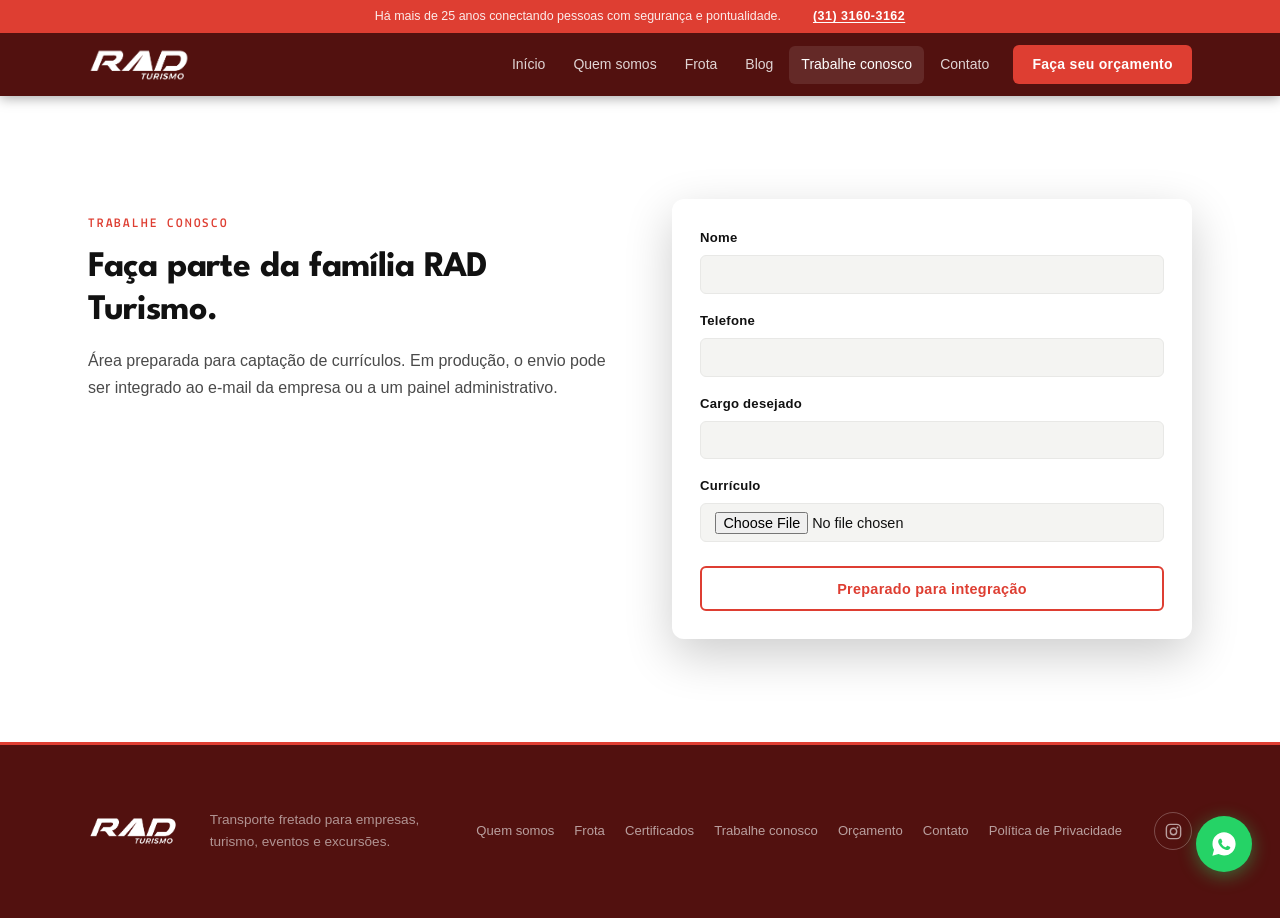
<file: trabalhe-conosco.html>
<!doctype html>
<html lang="pt-BR">
  <head>
    <meta charset="utf-8">
    <meta name="viewport" content="width=device-width, initial-scale=1">
    <title>Trabalhe Conosco | RAD Turismo</title>
    <meta
      name="description"
      content="Faça parte da família RAD Turismo. Envie seu currículo e cadastre seu interesse em vagas de transporte de passageiros."
    >
    <link rel="preconnect" href="https://fonts.googleapis.com">
    <link rel="preconnect" href="https://fonts.gstatic.com" crossorigin>
    <link href="https://fonts.googleapis.com/css2?family=League+Spartan:wght@400;500;600;700;800&family=Lekton:wght@400;700&display=swap" rel="stylesheet">
    <link rel="canonical" href="https://radturismo.com.br/trabalhe-conosco.html">
    <link rel="icon" href="images/favicon-32.png" sizes="32x32" type="image/png">
    <link rel="icon" href="images/favicon-16.png" sizes="16x16" type="image/png">
    <link rel="icon" href="images/favicon-192.png" sizes="192x192" type="image/png">
    <link rel="apple-touch-icon" href="images/apple-touch-icon.png">

    <meta property="og:type" content="website">
    <meta property="og:site_name" content="RAD Turismo">
    <meta property="og:locale" content="pt_BR">
    <meta property="og:url" content="https://radturismo.com.br/trabalhe-conosco.html">
    <meta property="og:title" content="Trabalhe Conosco | RAD Turismo">
    <meta property="og:description" content="Faça parte da família RAD Turismo. Envie seu currículo e cadastre seu interesse em vagas de transporte de passageiros.">
    <meta property="og:image" content="https://radturismo.com.br/images/frota-completa.jpg">
    <meta property="og:image:alt" content="Frota completa de ônibus da RAD Turismo">
    <meta name="twitter:card" content="summary_large_image">

    <link rel="stylesheet" href="css/style.css">
  </head>
  <body>
    <a class="skip-link" href="#conteudo">Ir para o conteúdo</a>

    <header class="site-header" data-header>
      <div class="topbar">
        <span>Há mais de 25 anos conectando pessoas com segurança e pontualidade.</span>
        <a href="tel:+553131603162">(31) 3160-3162</a>
      </div>

      <div class="nav-shell">
        <a class="brand" href="index.html" aria-label="RAD Turismo">
          <span class="brand-logo-chip"><img class="brand-logo" src="images/rad-logo.png" alt="RAD Turismo"></span>
        </a>

        <button class="menu-toggle" type="button" aria-label="Abrir menu" aria-expanded="false" data-menu-toggle>
          <span></span>
          <span></span>
          <span></span>
        </button>

        <nav class="main-nav" aria-label="Menu principal" data-menu>
          <a href="index.html">Início</a>
          <a href="quem-somos.html">Quem somos</a>
          <a href="frota.html">Frota</a>
          <a href="blog.html">Blog</a>
          <a href="trabalhe-conosco.html" aria-current="page">Trabalhe conosco</a>
          <a href="contato.html">Contato</a>
          <a class="nav-cta" href="orcamento.html">Faça seu orçamento</a>
        </nav>
      </div>
    </header>

    <main id="conteudo">
      <section class="careers section">
        <div class="section-inner split">
          <div class="section-copy reveal">
            <p class="eyebrow">Trabalhe conosco</p>
            <h2>Faça parte da família RAD Turismo.</h2>
            <p>
              Área preparada para captação de currículos. Em produção, o envio pode
              ser integrado ao e-mail da empresa ou a um painel administrativo.
            </p>
          </div>

          <form class="form-card compact reveal">
            <label>
              Nome
              <input type="text" autocomplete="name">
            </label>
            <label>
              Telefone
              <input type="tel" autocomplete="tel">
            </label>
            <label>
              Cargo desejado
              <input type="text">
            </label>
            <label>
              Currículo
              <input type="file" accept=".pdf,.doc,.docx">
            </label>
            <button class="button secondary" type="button">Preparado para integração</button>
          </form>
        </div>
      </section>
    </main>

    <footer class="site-footer">
      <div class="section-inner footer-grid">
        <a class="brand footer-brand" href="index.html" aria-label="RAD Turismo">
          <span class="brand-logo-chip"><img class="brand-logo" src="images/rad-logo.png" alt="RAD Turismo"></span>
        </a>
        <p>Transporte fretado para empresas, turismo, eventos e excursões.</p>
        <div class="footer-links">
          <a href="quem-somos.html">Quem somos</a>
          <a href="frota.html">Frota</a>
          <a href="quem-somos.html#certificados">Certificados</a>
          <a href="trabalhe-conosco.html">Trabalhe conosco</a>
          <a href="orcamento.html">Orçamento</a>
          <a href="contato.html">Contato</a>
          <a href="politica-privacidade.html">Política de Privacidade</a>
        </div>
        <div class="footer-social">
          <a href="https://www.instagram.com/radturismo.oficial/" target="_blank" rel="noreferrer noopener" aria-label="Instagram da RAD Turismo">
            <svg viewBox="0 0 24 24" fill="none" stroke="currentColor" stroke-width="1.8" stroke-linecap="round" stroke-linejoin="round" aria-hidden="true">
              <rect x="3" y="3" width="18" height="18" rx="5"></rect>
              <circle cx="12" cy="12" r="4"></circle>
              <circle cx="17" cy="7" r="1.2" fill="currentColor" stroke="none"></circle>
            </svg>
          </a>
        </div>
      </div>
    </footer>

    <a class="whatsapp-float" href="https://wa.me/553131603162" target="_blank" rel="noreferrer" aria-label="Chamar RAD Turismo no WhatsApp">
      <span>WhatsApp</span>
    </a>

    <script src="js/script.js"></script>
  </body>
</html>
</file>
<file: css/style.css>
/* ============================================================
   RAD Turismo -- style.css
   Paleta oficial da marca: Vermelho #DE3E32 - Vinho #660E0D / #52110F
           Grafite #39383E - Branco #FFFFFF - Cinza fundo #F4F4F2
   Fontes oficiais: League Spartan (titulos) - Lekton (rotulos) - Arial Nova (texto)
   ============================================================ */

/* ---- Reset & Base ---- */
*, *::before, *::after { box-sizing: border-box; margin: 0; padding: 0; }

:root {
  --red:        #DE3E32;
  --red-dark:   #660E0D;
  --red-deep:   #52110F;
  --charcoal:   #39383E;
  --white:      #FFFFFF;
  --off-white:  #F4F4F2;
  --gray-lt:    #E8E8E6;
  --gray-mid:   #9A9A9A;
  --gray-txt:   #4A4A4A;
  --dark:       #111111;

  --font:          'Arial Nova', Arial, Helvetica, sans-serif;
  --font-heading:  'League Spartan', sans-serif;
  --font-label:    'Lekton', monospace;

  --max:        1200px;
  --radius:     6px;
  --radius-lg:  12px;

  --shadow-sm:  0 2px 8px rgba(0,0,0,.10);
  --shadow-md:  0 6px 24px rgba(0,0,0,.14);
  --shadow-lg:  0 16px 48px rgba(0,0,0,.20);

  --transition: .28s ease;
}

html { scroll-behavior: smooth; font-size: 16px; }

body {
  font-family: var(--font);
  color: var(--gray-txt);
  background: var(--white);
  line-height: 1.65;
  -webkit-font-smoothing: antialiased;
}

img { display: block; max-width: 100%; height: auto; }
a   { color: inherit; text-decoration: none; }
ul  { list-style: none; }
address { font-style: normal; }

/* ---- Skip link ---- */
.skip-link {
  position: fixed;
  top: -100px;
  left: 1rem;
  background: var(--red);
  color: var(--white);
  padding: .5rem 1rem;
  border-radius: var(--radius);
  z-index: 9999;
  font-weight: 700;
  transition: top var(--transition);
}
.skip-link:focus { top: 1rem; }

/* ---- Layout helpers ---- */
.section-inner {
  width: min(100%, var(--max));
  margin-inline: auto;
  padding-inline: clamp(1.25rem, 5vw, 3rem);
}

.section      { padding-block: clamp(4rem, 8vw, 7rem); }
.section-dark { background: var(--red-deep); color: var(--white); }
.section-soft { background: var(--off-white); }

.split {
  display: grid;
  grid-template-columns: 1fr 1fr;
  gap: clamp(2rem, 5vw, 5rem);
  align-items: start;
}

/* ---- Typography ---- */
.eyebrow {
  display: inline-block;
  font-family: var(--font-label);
  font-size: .8rem;
  font-weight: 700;
  letter-spacing: .14em;
  text-transform: uppercase;
  color: var(--red);
  margin-bottom: .75rem;
}
.section-dark .eyebrow { color: var(--white); }

h1, h2, h3, h4 { font-family: var(--font-heading); }

h1 {
  font-size: clamp(2rem, 5vw, 3.25rem);
  font-weight: 800;
  line-height: 1.1;
  color: var(--white);
  letter-spacing: -.01em;
}

h2 {
  font-size: clamp(1.5rem, 3.5vw, 2.25rem);
  font-weight: 700;
  line-height: 1.2;
  color: var(--dark);
  letter-spacing: -.01em;
  margin-bottom: 1rem;
}
.section-dark h2 { color: var(--white); }

h3 {
  font-size: clamp(1.1rem, 2vw, 1.35rem);
  font-weight: 700;
  color: var(--dark);
  line-height: 1.3;
  margin-bottom: .5rem;
}
.section-dark h3 { color: var(--white); }

p { color: var(--gray-txt); max-width: 65ch; }
.section-dark p { color: rgba(255,255,255,.75); }

.section-heading {
  text-align: center;
  max-width: 640px;
  margin-inline: auto;
  margin-bottom: clamp(2.5rem, 5vw, 4rem);
}
.section-heading p { margin-inline: auto; }

/* ---- Buttons ---- */
.button {
  display: inline-flex;
  align-items: center;
  gap: .5rem;
  padding: .8rem 1.75rem;
  border-radius: var(--radius);
  font-family: var(--font);
  font-size: .9rem;
  font-weight: 700;
  cursor: pointer;
  border: 2px solid transparent;
  transition: background var(--transition), color var(--transition),
              border-color var(--transition), transform var(--transition),
              box-shadow var(--transition);
  white-space: nowrap;
  letter-spacing: .02em;
}
.button:hover { transform: translateY(-2px); }
.button:active { transform: none; }

.button.primary {
  background: var(--red);
  color: var(--white);
  border-color: var(--red);
}
.button.primary:hover {
  background: var(--red-dark);
  border-color: var(--red-dark);
  box-shadow: 0 6px 20px rgba(222,62,50,.40);
}

.button.ghost {
  background: transparent;
  color: var(--white);
  border-color: rgba(255,255,255,.60);
}
.button.ghost:hover {
  background: rgba(255,255,255,.12);
  border-color: var(--white);
}

.button.secondary {
  background: transparent;
  color: var(--red);
  border-color: var(--red);
}
.button.secondary:hover {
  background: var(--red);
  color: var(--white);
}

/* ---- Reveal animation ---- */
/* So esconde os elementos se o JS estiver ativo (body.js-ready) */
.js-ready .reveal {
  opacity: 0;
  transform: translateY(28px);
  transition: opacity .65s ease, transform .65s ease;
}
.js-ready .reveal.visible {
  opacity: 1;
  transform: none;
}

/* ============================================================
   HEADER
   ============================================================ */
.site-header {
  position: sticky;
  top: 0;
  z-index: 900;
  background: var(--red-deep);
  box-shadow: 0 2px 12px rgba(0,0,0,.35);
  /* necessario para o menu mobile se posicionar corretamente */
  isolation: isolate;
}

/* Topbar */
.topbar {
  background: var(--red);
  display: flex;
  justify-content: center;
  gap: 2rem;
  align-items: center;
  padding: .4rem clamp(1.25rem, 5vw, 3rem);
  font-size: .78rem;
  color: rgba(255,255,255,.90);
  flex-wrap: wrap;
}
.topbar a {
  color: var(--white);
  font-weight: 800;
  letter-spacing: .04em;
  text-decoration: underline;
  text-decoration-thickness: 1px;
  text-underline-offset: 2px;
}
.topbar a:hover { opacity: .82; }

/* Nav shell */
.nav-shell {
  display: flex;
  align-items: center;
  gap: 1.5rem;
  width: min(100%, var(--max));
  margin-inline: auto;
  padding: .75rem clamp(1.25rem, 5vw, 3rem);
}

/* Brand logo */
.brand { display: flex; align-items: center; flex-shrink: 0; }
.brand-logo-chip {
  display: flex;
  align-items: center;
}
.brand-logo {
  height: 34px;
  width: auto;
  /* logo original é preto+vermelho sobre fundo transparente;
     em branco para ler bem sobre o header/footer escuro */
  filter: brightness(0) invert(1);
}

/* Main nav */
.main-nav {
  display: flex;
  align-items: center;
  gap: .25rem;
  margin-left: auto;
  flex-wrap: wrap;
}
.main-nav a {
  color: rgba(255,255,255,.82);
  font-size: .875rem;
  font-weight: 500;
  padding: .45rem .75rem;
  border-radius: var(--radius);
  transition: color var(--transition), background var(--transition);
}
.main-nav a:hover { color: var(--white); background: rgba(255,255,255,.08); }
.main-nav a[aria-current="page"]:not(.nav-cta) {
  color: var(--white);
  background: rgba(255,255,255,.10);
}

.main-nav .nav-cta {
  background: var(--red);
  color: var(--white);
  font-weight: 800;
  padding: .5rem 1.2rem;
  border-radius: var(--radius);
  margin-left: .5rem;
  letter-spacing: .02em;
}
.main-nav .nav-cta:hover {
  background: var(--red-dark);
  box-shadow: 0 4px 14px rgba(222,62,50,.40);
  transform: translateY(-1px);
}

/* Hamburger */
.menu-toggle {
  display: none;
  flex-direction: column;
  justify-content: center;
  gap: 5px;
  background: none;
  border: none;
  cursor: pointer;
  padding: .5rem;
  margin-left: auto;
}
.menu-toggle span {
  display: block;
  width: 24px;
  height: 2px;
  background: var(--white);
  border-radius: 2px;
  transition: transform var(--transition), opacity var(--transition);
}
.menu-toggle[aria-expanded="true"] span:nth-child(1) { transform: translateY(7px) rotate(45deg); }
.menu-toggle[aria-expanded="true"] span:nth-child(2) { opacity: 0; }
.menu-toggle[aria-expanded="true"] span:nth-child(3) { transform: translateY(-7px) rotate(-45deg); }

/* ============================================================
   HERO
   ============================================================ */
.hero {
  position: relative;
  min-height: clamp(560px, 90vh, 860px);
  display: flex;
  align-items: center;
  overflow: hidden;
}

.hero-media {
  position: absolute;
  inset: 0;
  z-index: 0;
  background: var(--red-deep);
}
.hero-media img {
  width: 100%;
  height: 100%;
  object-fit: cover;
  object-position: center;
}

.hero-overlay {
  position: absolute;
  inset: 0;
  z-index: 1;
  background: linear-gradient(
    110deg,
    rgba(82,17,15,.92) 0%,
    rgba(82,17,15,.70) 55%,
    rgba(222,62,50,.30) 100%
  );
}

.hero-content {
  position: relative;
  z-index: 2;
  display: grid;
  grid-template-columns: 1fr auto;
  gap: clamp(2rem, 5vw, 5rem);
  align-items: center;
  padding-block: clamp(3rem, 8vw, 6rem);
}

.hero-copy { max-width: 640px; }

.hero-copy .eyebrow { color: var(--white); }
.hero-copy h1 { margin-bottom: 1.25rem; }
.hero-copy > p {
  color: rgba(255,255,255,.78);
  font-size: 1.05rem;
  margin-bottom: 2rem;
  max-width: 52ch;
}

.hero-actions { display: flex; gap: 1rem; flex-wrap: wrap; }

/* Hero panel (stats) */
.hero-panel {
  background: rgba(255,255,255,.06);
  border: 1px solid rgba(255,255,255,.14);
  backdrop-filter: blur(12px);
  border-radius: var(--radius-lg);
  padding: 2rem 1.75rem;
  min-width: 220px;
  color: var(--white);
  text-align: center;
  flex-shrink: 0;
}
.panel-kicker {
  display: block;
  font-family: var(--font-label);
  font-size: .7rem;
  font-weight: 700;
  letter-spacing: .12em;
  text-transform: uppercase;
  color: var(--white);
  margin-bottom: .75rem;
}
.hero-panel strong {
  display: block;
  font-family: var(--font-heading);
  font-size: 3.5rem;
  font-weight: 800;
  line-height: 1;
  color: var(--red);
  margin-bottom: .35rem;
}
.hero-panel > span {
  font-size: .8rem;
  color: rgba(255,255,255,.70);
  display: block;
  margin-bottom: 1.25rem;
}
.panel-grid {
  display: grid;
  grid-template-columns: 1fr 1fr;
  gap: .5rem;
  margin-top: 1rem;
}
.panel-grid span {
  background: rgba(222,62,50,.16);
  border: 1px solid rgba(222,62,50,.40);
  color: var(--white);
  font-size: .72rem;
  font-weight: 600;
  padding: .4rem .6rem;
  border-radius: 4px;
  letter-spacing: .04em;
  text-transform: uppercase;
}

/* ============================================================
   SERVICES STRIP
   ============================================================ */
.services-strip {
  background: var(--red-deep);
  padding-block: clamp(3rem, 6vw, 5rem);
}

.service-grid {
  display: grid;
  grid-template-columns: repeat(4, 1fr);
  gap: 1px;
  background: rgba(255,255,255,.08);
  border: 1px solid rgba(255,255,255,.08);
  border-radius: var(--radius-lg);
  overflow: hidden;
}

.service-card {
  background: rgba(255,255,255,.03);
  padding: 2rem 1.5rem;
  transition: background var(--transition);
}
.service-card:hover { background: rgba(222,62,50,.20); }

.service-card > span {
  display: block;
  font-family: var(--font-heading);
  font-size: 2rem;
  font-weight: 800;
  color: rgba(255,255,255,.18);
  margin-bottom: .75rem;
  font-variant-numeric: tabular-nums;
}
.service-card h2 {
  color: var(--white);
  font-size: 1rem;
  font-weight: 700;
  margin-bottom: .5rem;
  letter-spacing: .01em;
}
.service-card p {
  color: rgba(255,255,255,.60);
  font-size: .85rem;
  line-height: 1.6;
  max-width: none;
}

/* ============================================================
   STATS BAND
   ============================================================ */
.stats-band {
  background: var(--red);
  padding-block: clamp(2.5rem, 5vw, 4rem);
}

.stats-grid {
  display: grid;
  grid-template-columns: repeat(4, 1fr);
  gap: 1rem;
  text-align: center;
}

.stat-item strong {
  display: block;
  font-family: var(--font-heading);
  font-size: clamp(2.25rem, 5vw, 3.5rem);
  font-weight: 800;
  color: var(--white);
  line-height: 1;
  margin-bottom: .35rem;
}
.stat-item > span {
  font-size: .78rem;
  font-weight: 600;
  color: rgba(255,255,255,.75);
  letter-spacing: .06em;
  text-transform: uppercase;
}

/* ============================================================
   ABOUT
   ============================================================ */
.section-copy p { margin-top: .875rem; }
.section-copy .section-cta { text-align: left; margin-top: 1.75rem; }
.section-copy .lead {
  background: rgba(222,62,50,.06);
  border-left: 3px solid var(--red);
  border-radius: 0 var(--radius) var(--radius) 0;
  padding: 1rem 1.25rem;
  margin: 1.25rem 0 1.5rem;
  font-size: 1.08rem;
  font-weight: 600;
  color: var(--charcoal);
  max-width: none;
}

.about-grid { align-items: center; }

.about-split { align-items: center; }
.about-media {
  border-radius: var(--radius-lg);
  overflow: hidden;
  box-shadow: var(--shadow-md);
}
.about-media img {
  width: 100%;
  height: 100%;
  aspect-ratio: 4 / 3;
  object-fit: cover;
  display: block;
}

/* Timeline */
.timeline {
  display: flex;
  flex-direction: column;
  gap: 1.5rem;
  border-left: 3px solid var(--gray-lt);
  padding-left: 2rem;
  position: relative;
}

.timeline-item {
  position: relative;
  background: var(--off-white);
  border-radius: var(--radius);
  padding: 1.15rem 1.4rem;
  box-shadow: var(--shadow-sm);
}

.timeline-item::before {
  content: '';
  position: absolute;
  left: -2.575rem;
  top: 1.35rem;
  width: 14px;
  height: 14px;
  border-radius: 50%;
  background: var(--red);
  border: 3px solid var(--white);
  box-shadow: 0 0 0 2px var(--red);
}

.timeline-label {
  display: block;
  font-family: var(--font-heading);
  font-size: 1.05rem;
  font-weight: 800;
  color: var(--dark);
  line-height: 1;
  margin-bottom: .4rem;
}
.timeline-item p { color: var(--gray-txt); font-size: .88rem; max-width: none; }

.timeline-item.featured {
  background: var(--red-deep);
  display: flex;
  align-items: baseline;
  gap: .65rem;
}
.timeline-item.featured .timeline-number {
  font-family: var(--font-heading);
  font-size: 2.25rem;
  font-weight: 800;
  color: var(--white);
  line-height: 1;
}
.timeline-item.featured .timeline-number small {
  font-size: .5em;
  font-weight: 700;
  color: var(--red);
}
.timeline-item.featured .timeline-label {
  color: rgba(255,255,255,.7);
  font-family: var(--font-label);
  font-size: .72rem;
  font-weight: 700;
  letter-spacing: .08em;
  text-transform: uppercase;
  margin-bottom: 0;
}

/* ============================================================
   VALUES
   ============================================================ */
.value-grid {
  display: grid;
  grid-template-columns: repeat(3, 1fr);
  gap: 1.5rem;
}

.value-card {
  background: rgba(255,255,255,.06);
  border: 1px solid rgba(255,255,255,.12);
  border-radius: var(--radius-lg);
  padding: 2rem 1.75rem;
  transition: background var(--transition), border-color var(--transition);
}
.value-card:hover {
  background: rgba(255,255,255,.10);
  border-color: rgba(222,62,50,.45);
}

.value-icon {
  width: 46px;
  height: 46px;
  border-radius: 50%;
  background: rgba(222,62,50,.16);
  display: flex;
  align-items: center;
  justify-content: center;
  margin-bottom: 1.1rem;
  transition: background var(--transition);
}
.value-card:hover .value-icon { background: rgba(222,62,50,.28); }
.value-icon svg {
  width: 22px;
  height: 22px;
  stroke: var(--red);
  fill: none;
}

.value-card h3 {
  font-family: var(--font-label);
  color: var(--white);
  font-size: .75rem;
  font-weight: 700;
  letter-spacing: .12em;
  text-transform: uppercase;
  margin-bottom: .75rem;
}
.value-card p, .value-card li {
  color: rgba(255,255,255,.72);
  font-size: .9rem;
  max-width: none;
}
.value-card ul { display: flex; flex-direction: column; gap: .5rem; }
.value-card li {
  padding-left: 1.1rem;
  position: relative;
}
.value-card li::before {
  content: '\2014';
  position: absolute;
  left: 0;
  color: var(--red);
  font-weight: 700;
}

/* ============================================================
   COVERAGE
   ============================================================ */
.coverage-grid {
  display: grid;
  grid-template-columns: 1fr 1fr;
  gap: clamp(2rem, 5vw, 5rem);
  align-items: center;
}

.coverage-tags {
  display: flex;
  flex-wrap: wrap;
  gap: .5rem;
  margin-top: 1.25rem;
}
.coverage-tags span {
  background: var(--red);
  color: var(--white);
  font-size: .72rem;
  font-weight: 700;
  padding: .35rem .8rem;
  border-radius: 20px;
  letter-spacing: .05em;
  text-transform: uppercase;
}

.coverage-map {
  position: relative;
  border-radius: var(--radius-lg);
  overflow: hidden;
  box-shadow: var(--shadow-lg);
}
.coverage-map iframe {
  width: 100%;
  height: 360px;
  border: 0;
  display: block;
}
.coverage-map-card {
  position: absolute;
  bottom: 1rem;
  left: 1rem;
  background: var(--red-deep);
  color: var(--white);
  padding: 1rem 1.25rem;
  border-radius: var(--radius);
  border-left: 3px solid var(--red);
}
.coverage-map-card span {
  display: block;
  font-family: var(--font-label);
  font-size: .65rem;
  font-weight: 700;
  letter-spacing: .1em;
  text-transform: uppercase;
  color: var(--white);
  margin-bottom: .2rem;
}
.coverage-map-card strong { font-size: 1rem; font-weight: 800; display: block; margin-bottom: .25rem; }
.coverage-map-card p { font-size: .78rem; color: rgba(255,255,255,.70); max-width: none; }

/* ============================================================
   FLEET
   ============================================================ */
.fleet-category { margin-bottom: clamp(2.5rem, 5vw, 4rem); }
.fleet-category:last-child { margin-bottom: 0; }
.fleet-category h3 {
  font-size: 1.05rem;
  color: var(--red);
  text-transform: uppercase;
  letter-spacing: .06em;
  margin-bottom: 1.25rem;
  padding-bottom: .75rem;
  border-bottom: 2px solid var(--gray-lt);
}

.fleet-cards {
  display: grid;
  grid-template-columns: repeat(auto-fit, minmax(260px, 1fr));
  gap: 1.5rem;
}

.fleet-card {
  display: grid;
  grid-template-columns: 1.2fr 1fr;
  align-items: stretch;
  border-radius: var(--radius-lg);
  overflow: hidden;
  box-shadow: var(--shadow-md);
  position: relative;
  transition: box-shadow var(--transition), transform var(--transition);
}
.fleet-card:hover {
  box-shadow: var(--shadow-lg);
  transform: translateY(-4px);
}

/* Carrossel de fotos do veículo */
.fleet-carousel {
  position: relative;
  height: 100%;
  min-height: 320px;
  background: var(--red-deep);
  overflow: hidden;
}
.fleet-carousel-track {
  position: relative;
  width: 100%;
  height: 100%;
}
.fleet-carousel-track img {
  position: absolute;
  inset: 0;
  width: 100%;
  height: 100%;
  object-fit: cover;
  object-position: center;
  opacity: 0;
  transition: opacity .5s ease;
}
.fleet-carousel-track img.is-active { opacity: 1; }

.fleet-carousel-arrow {
  position: absolute;
  top: 50%;
  transform: translateY(-50%);
  width: 38px;
  height: 38px;
  border-radius: 50%;
  border: none;
  background: rgba(17,17,17,.45);
  color: var(--white);
  font-size: 1.3rem;
  line-height: 1;
  cursor: pointer;
  display: flex;
  align-items: center;
  justify-content: center;
  transition: background var(--transition);
  z-index: 2;
}
.fleet-carousel-arrow:hover { background: rgba(17,17,17,.70); }
.fleet-carousel-arrow.prev { left: .75rem; }
.fleet-carousel-arrow.next { right: .75rem; }

.fleet-carousel-dots {
  position: absolute;
  bottom: .85rem;
  left: 50%;
  transform: translateX(-50%);
  display: inline-flex;
  gap: .4rem;
  z-index: 2;
  padding: .4rem .55rem;
  border-radius: 20px;
  background: rgba(17,17,17,.40);
}
.fleet-carousel-dots button {
  width: 8px;
  height: 8px;
  border-radius: 50%;
  border: none;
  padding: 0;
  background: rgba(255,255,255,.45);
  cursor: pointer;
  transition: background var(--transition), transform var(--transition);
}
.fleet-carousel-dots button.is-active {
  background: var(--white);
  transform: scale(1.2);
}

/* Categoria ainda sem fotos reais enviadas pelo cliente */
.fleet-placeholder-img {
  width: 100%;
  height: 320px;
  object-fit: cover;
  display: block;
  background: linear-gradient(160deg, #52110F 0%, #6B1512 60%, #660E0D 100%);
}

.fleet-info {
  display: flex;
  flex-direction: column;
  justify-content: center;
  padding: 1.5rem 1.75rem;
  background: var(--white);
  border-left: 3px solid var(--red);
}
.fleet-capacity {
  display: block;
  font-size: .68rem;
  font-weight: 700;
  letter-spacing: .10em;
  text-transform: uppercase;
  color: var(--red);
  margin-bottom: .35rem;
}
.fleet-info h4 { font-size: 1rem; font-weight: 700; color: var(--dark); margin-bottom: .5rem; }
.fleet-info p  { font-size: .85rem; color: var(--gray-mid); max-width: none; }

.fleet-features {
  display: flex;
  flex-direction: column;
  gap: .4rem;
}
.fleet-features li {
  font-size: .82rem;
  color: var(--gray-mid);
  padding-left: 1rem;
  position: relative;
}
.fleet-features li::before {
  content: '\2014';
  position: absolute;
  left: 0;
  color: var(--red);
}

/* ============================================================
   DIFFERENTIALS
   ============================================================ */
.check-list {
  display: grid;
  grid-template-columns: repeat(2, 1fr);
  gap: 1.1rem 1.5rem;
}
.check-list > div {
  display: flex;
  align-items: flex-start;
  gap: .85rem;
  font-size: .925rem;
  color: var(--gray-txt);
  font-weight: 500;
}
.check-list span {
  flex-shrink: 0;
  width: 22px;
  height: 22px;
  border-radius: 50%;
  background: var(--red);
  display: flex;
  align-items: center;
  justify-content: center;
  margin-top: .1rem;
}
.check-list span::after {
  content: '';
  display: block;
  width: 10px;
  height: 6px;
  border-left: 2px solid var(--white);
  border-bottom: 2px solid var(--white);
  transform: rotate(-45deg) translateY(-1px);
}

/* ============================================================
   BLOG
   ============================================================ */
.post-grid {
  display: grid;
  grid-template-columns: repeat(auto-fit, minmax(280px, 1fr));
  gap: 1.5rem;
}

.post-card {
  display: block;
  background: var(--white);
  border: 1px solid var(--gray-lt);
  border-radius: 0 0 var(--radius-lg) var(--radius-lg);
  padding: 1.75rem;
  border-top: 4px solid var(--red);
  transition: box-shadow var(--transition), transform var(--transition);
}
.post-card:hover {
  box-shadow: var(--shadow-md);
  transform: translateY(-3px);
}
.post-card > span {
  display: inline-block;
  font-size: .65rem;
  font-weight: 700;
  letter-spacing: .1em;
  text-transform: uppercase;
  background: rgba(222,62,50,.10);
  color: var(--red);
  padding: .25rem .7rem;
  border-radius: 20px;
  margin-bottom: .85rem;
}
.post-card h3 { font-size: 1.05rem; margin-bottom: .5rem; }
.post-card p  { font-size: .875rem; color: var(--gray-mid); max-width: none; }

.post-card img {
  width: 100%;
  height: 170px;
  object-fit: cover;
  border-radius: var(--radius);
  margin-bottom: 1rem;
}

/* Pagina de artigo individual do blog */
.post-hero {
  width: 100%;
  max-height: 420px;
  object-fit: cover;
  border-radius: var(--radius-lg);
  margin-bottom: 2rem;
  box-shadow: var(--shadow-md);
}
.post-article {
  max-width: 720px;
  margin-inline: auto;
}
.post-article h1 {
  color: var(--dark);
  font-size: clamp(1.6rem, 4vw, 2.4rem);
  margin-bottom: 1.25rem;
}
.post-article p { max-width: none; margin-bottom: 1.1rem; font-size: 1rem; }
.post-article ul { margin: 1.25rem 0; display: flex; flex-direction: column; gap: .6rem; }
.post-article li {
  padding-left: 1.5rem;
  position: relative;
  font-size: .95rem;
  color: var(--gray-txt);
}
.post-article li::before {
  content: '\2714';
  position: absolute;
  left: 0;
  color: var(--red);
  font-weight: 700;
}
.post-meta {
  display: flex;
  gap: .75rem;
  align-items: center;
  margin-bottom: 1rem;
}
.post-meta span {
  font-size: .65rem;
  font-weight: 700;
  letter-spacing: .1em;
  text-transform: uppercase;
  background: rgba(222,62,50,.10);
  color: var(--red);
  padding: .3rem .8rem;
  border-radius: 20px;
}
.post-back {
  display: inline-block;
  margin-top: 2rem;
  font-weight: 700;
  color: var(--red);
}
.post-back:hover { text-decoration: underline; }

/* Certificados */
.certificate-grid {
  display: grid;
  grid-template-columns: repeat(auto-fit, minmax(220px, 1fr));
  gap: 1.5rem;
  margin-top: 1.5rem;
}
.certificate-card {
  background: var(--off-white);
  border: 1px solid var(--gray-lt);
  border-radius: var(--radius-lg);
  padding: 1.75rem 1.5rem;
  text-align: center;
}
.certificate-card img {
  width: 100%;
  max-width: 240px;
  margin: 0 auto 1rem;
  border-radius: var(--radius);
  box-shadow: var(--shadow-sm);
}
.certificate-icon {
  width: 52px;
  height: 52px;
  margin: 0 auto .9rem;
  border-radius: 50%;
  background: rgba(222,62,50,.10);
  color: var(--red);
  display: flex;
  align-items: center;
  justify-content: center;
  font-size: 1.3rem;
  font-weight: 900;
}
.certificate-card strong { display: block; font-size: .9rem; color: var(--dark); margin-bottom: .35rem; }
.certificate-card p { font-size: .8rem; color: var(--gray-mid); max-width: none; }

/* CTA centralizado dentro de uma secao */
.section-cta { text-align: center; margin-top: 2.5rem; }

/* Marcacao visual para conteudo placeholder aguardando material definitivo do cliente */
.placeholder-tag {
  display: inline-block;
  border: 1px dashed var(--gray-lt);
  color: var(--gray-mid);
  font-size: .72rem;
  font-weight: 600;
  padding: .3rem .7rem;
  border-radius: var(--radius);
  margin-top: .5rem;
}

/* ============================================================
   QUOTE / ORCAMENTO
   ============================================================ */
.quote { background: var(--red-deep); color: var(--white); }
.quote .eyebrow { color: var(--white); }
.quote h2 { color: var(--white); }
.quote p  { color: rgba(255,255,255,.72); }

.quote-grid {
  display: grid;
  grid-template-columns: 1fr 1fr;
  gap: clamp(2rem, 5vw, 5rem);
  align-items: start;
}

.contact-mini {
  display: flex;
  flex-direction: column;
  gap: .5rem;
  margin-top: 1.5rem;
}
.contact-mini a {
  color: var(--white);
  font-weight: 700;
  font-size: .9rem;
  text-decoration: underline;
  text-decoration-thickness: 1px;
  text-underline-offset: 2px;
  transition: opacity var(--transition);
}
.contact-mini a:hover { opacity: .75; }

/* Form */
.form-card {
  background: var(--white);
  border-radius: var(--radius-lg);
  padding: 2rem;
  box-shadow: var(--shadow-lg);
  display: flex;
  flex-direction: column;
  gap: 1rem;
}
.form-card.compact { padding: 1.75rem; }

.form-card label {
  display: flex;
  flex-direction: column;
  gap: .4rem;
  font-size: .82rem;
  font-weight: 600;
  color: var(--dark);
  letter-spacing: .02em;
}

.form-card input,
.form-card select,
.form-card textarea {
  font-family: var(--font);
  font-size: .9rem;
  color: var(--dark);
  background: var(--off-white);
  border: 1.5px solid var(--gray-lt);
  border-radius: var(--radius);
  padding: .65rem .9rem;
  transition: border-color var(--transition), box-shadow var(--transition);
  width: 100%;
}
.form-card input:focus,
.form-card select:focus,
.form-card textarea:focus {
  outline: none;
  border-color: var(--red);
  box-shadow: 0 0 0 3px rgba(222,62,50,.12);
}
.form-card input[type="file"] {
  padding: .45rem .9rem;
  cursor: pointer;
}

.form-row {
  display: grid;
  grid-template-columns: 1fr 1fr;
  gap: 1rem;
}

.form-card .button { margin-top: .5rem; justify-content: center; width: 100%; }

/* ============================================================
   CAREERS
   ============================================================ */
.careers .section-copy p { max-width: none; }

/* ============================================================
   CONTACT
   ============================================================ */
.contact-grid {
  display: grid;
  grid-template-columns: 1fr 1fr;
  gap: clamp(2rem, 5vw, 5rem);
  align-items: center;
}

.contact address {
  color: var(--gray-txt);
  font-size: .95rem;
  line-height: 1.7;
  margin-bottom: .75rem;
}

.hours-table {
  margin-top: 1rem;
  border-collapse: collapse;
  font-size: .88rem;
}
.hours-table td { padding: .3rem .75rem .3rem 0; color: var(--gray-txt); }
.hours-table td:first-child { font-weight: 700; color: var(--dark); }

.map-card {
  border-radius: var(--radius-lg);
  overflow: hidden;
  box-shadow: var(--shadow-md);
}
.map-card iframe {
  width: 100%;
  height: 360px;
  border: 0;
  display: block;
}

/* ============================================================
   FOOTER
   ============================================================ */
.site-footer {
  background: var(--red-deep);
  border-top: 3px solid var(--red);
  padding-block: clamp(2.5rem, 5vw, 4rem);
}

.footer-grid {
  display: grid;
  grid-template-columns: auto 1fr auto auto;
  gap: 2rem;
  align-items: center;
}

.footer-brand .brand-logo { height: 30px; }

.site-footer > div > p {
  color: rgba(255,255,255,.55);
  font-size: .85rem;
  max-width: 40ch;
}

.footer-links {
  display: flex;
  gap: 1.25rem;
  justify-content: flex-end;
  flex-wrap: wrap;
}
.footer-links a {
  color: rgba(255,255,255,.60);
  font-size: .82rem;
  font-weight: 500;
  transition: color var(--transition);
}
.footer-links a:hover { color: var(--white); }

.footer-social {
  display: flex;
  gap: .6rem;
  justify-content: flex-end;
}
.footer-social a {
  display: grid;
  place-items: center;
  width: 38px;
  height: 38px;
  border: 1px solid rgba(255,255,255,.25);
  border-radius: 50%;
  color: rgba(255,255,255,.60);
  transition: color var(--transition), border-color var(--transition), background var(--transition);
}
.footer-social a:hover {
  color: var(--white);
  border-color: var(--white);
  background: rgba(255,255,255,.08);
}
.footer-social svg { width: 19px; height: 19px; }

/* ============================================================
   WHATSAPP FLOAT
   ============================================================ */
.whatsapp-float {
  position: fixed;
  bottom: 1.75rem;
  right: 1.75rem;
  z-index: 800;
  width: 56px;
  height: 56px;
  background: #25D366;
  border-radius: 50%;
  display: flex;
  align-items: center;
  justify-content: center;
  box-shadow: 0 4px 18px rgba(37,211,102,.45);
  transition: transform var(--transition), box-shadow var(--transition);
}
.whatsapp-float:hover {
  transform: scale(1.10);
  box-shadow: 0 8px 28px rgba(37,211,102,.55);
}
/* Esconde o texto, mostra o icone via background */
.whatsapp-float span {
  display: block;
  width: 28px;
  height: 28px;
  background: url("data:image/svg+xml,%3Csvg xmlns='http://www.w3.org/2000/svg' viewBox='0 0 24 24' fill='white'%3E%3Cpath d='M12.04 2C6.58 2 2.13 6.45 2.13 11.91c0 1.75.46 3.45 1.32 4.95L2.05 22l5.25-1.38c1.45.79 3.08 1.21 4.74 1.21 5.46 0 9.91-4.45 9.91-9.91S17.5 2 12.04 2zm4.97 13.96c-.21.59-1.21 1.13-1.66 1.17-.44.04-.88.19-2.97-.62-2.54-1-4.14-3.59-4.27-3.76-.13-.17-1.07-1.43-1.07-2.72 0-1.29.67-1.93.91-2.19.24-.26.52-.32.7-.32l.5.01c.16 0 .38-.06.59.45.21.52.72 1.76.78 1.89.07.13.11.28.02.45-.09.17-.14.27-.27.42-.13.15-.27.33-.39.44-.13.12-.26.25-.11.49.15.24.66 1.09 1.41 1.77.97.86 1.79 1.13 2.04 1.26.25.12.4.10.55-.06.15-.17.63-.74.8-.99.17-.25.34-.21.57-.13.23.08 1.47.69 1.72.82.25.13.42.19.48.3.06.11.06.63-.15 1.22z'/%3E%3C/svg%3E") center/contain no-repeat;
  font-size: 0;
  color: transparent;
}

/* ============================================================
   RESPONSIVE
   ============================================================ */

/* Tablet <= 1024px */
@media (max-width: 1024px) {
  .service-grid   { grid-template-columns: repeat(2, 1fr); }
  .stats-grid     { grid-template-columns: repeat(2, 1fr); gap: 1.5rem; }
  .value-grid     { grid-template-columns: 1fr 1fr; }
  .hero-content   { grid-template-columns: 1fr; }
  .hero-panel     { display: none; }

  .fleet-card { grid-template-columns: 1fr; }
  .fleet-info { border-left: none; border-top: 3px solid var(--red); }
}

/* Mobile <= 768px */
@media (max-width: 768px) {
  /* Nav */
  .menu-toggle { display: flex; }

  .main-nav {
    display: none;
    position: absolute;
    top: 100%;
    left: 0;
    right: 0;
    background: var(--red-deep);
    flex-direction: column;
    align-items: stretch;
    gap: 0;
    z-index: 850;
    padding: 1rem 1.5rem 1.5rem;
    border-top: 1px solid rgba(255,255,255,.10);
    box-shadow: 0 8px 24px rgba(0,0,0,.40);
  }
  .main-nav.open {
    display: flex;
  }
  .main-nav a {
    font-size: 1.15rem;
    padding: .75rem 1.5rem;
    width: 100%;
    text-align: center;
  }
  .main-nav .nav-cta { margin-left: 0; margin-top: .75rem; }

  /* Grids -> 1 col */
  .split, .coverage-grid, .quote-grid, .contact-grid,
  .value-grid { grid-template-columns: 1fr; }

  .check-list { grid-template-columns: 1fr; }

  .post-grid        { grid-template-columns: 1fr; }
  .service-grid     { grid-template-columns: 1fr; }
  .stats-grid       { grid-template-columns: repeat(2, 1fr); }
  .form-row         { grid-template-columns: 1fr; }

  .footer-grid      { grid-template-columns: 1fr; text-align: center; }
  .footer-links     { justify-content: center; }
  .footer-social    { justify-content: center; }

  .hero { min-height: 0; }
  .hero-content { padding-block: 3rem 3.5rem; }
  .hero-copy .eyebrow { font-size: .72rem; margin-bottom: .5rem; }
  .hero-copy h1 { margin-bottom: .85rem; }
  .hero-copy > p { font-size: .95rem; margin-bottom: 1.5rem; }
  .hero-overlay {
    background: linear-gradient(180deg, rgba(82,17,15,.90) 0%, rgba(82,17,15,.82) 100%);
  }
  .hero-actions { flex-direction: column; }
  .hero-actions .button { justify-content: center; }

  .coverage-map iframe { height: 280px; }
  .map-card iframe      { height: 260px; }

  h2 { font-size: 1.5rem; }
  h1 { font-size: 1.85rem; }
}

/* Small mobile <= 480px */
@media (max-width: 480px) {
  .stats-grid { grid-template-columns: 1fr 1fr; }
  .topbar { flex-direction: column; gap: .25rem; text-align: center; }
  .whatsapp-float { bottom: 1rem; right: 1rem; width: 50px; height: 50px; }

  h1 { font-size: 1.6rem; }
}

/* ============================================================
   PAGINAS LEGAIS (Politica de Privacidade)
   ============================================================ */
.legal-copy {
  max-width: 760px;
  margin-inline: auto;
}

.legal-copy h1 {
  color: var(--dark);
  font-size: clamp(1.9rem, 4vw, 2.75rem);
  margin-bottom: .5rem;
}

.legal-copy h2 {
  font-size: clamp(1.15rem, 2.2vw, 1.4rem);
  margin-top: 2.5rem;
  margin-bottom: .75rem;
  padding-top: 1.75rem;
  border-top: 1px solid var(--gray-lt);
}

.legal-copy p { margin-top: .875rem; }

.legal-updated {
  font-family: var(--font-label);
  font-size: .82rem;
  color: var(--gray-mid);
  margin-bottom: 1.75rem;
}

.legal-copy address {
  background: var(--off-white);
  border-left: 3px solid var(--red);
  border-radius: 0 var(--radius) var(--radius) 0;
  padding: 1rem 1.25rem;
  margin-top: 1rem;
  font-size: .9rem;
  line-height: 1.9;
  color: var(--gray-txt);
}
.legal-copy address strong { color: var(--dark); }

.legal-list {
  margin-top: 1rem;
  display: grid;
  gap: .7rem;
}
.legal-list li {
  position: relative;
  padding-left: 1.4rem;
  color: var(--gray-txt);
  max-width: 65ch;
}
.legal-list li::before {
  content: "";
  position: absolute;
  left: 0;
  top: .62em;
  width: 6px;
  height: 6px;
  border-radius: 50%;
  background: var(--red);
}
.legal-list strong { color: var(--dark); }

.legal-copy a {
  color: var(--red);
  font-weight: 600;
  text-decoration: underline;
  text-underline-offset: 2px;
}
.legal-copy a:hover { color: var(--red-dark); }

/* ============================================================
   PAGINA 404
   ============================================================ */
.error-content {
  max-width: 620px;
  margin-inline: auto;
  text-align: center;
}

.error-code {
  display: block;
  font-family: var(--font-heading);
  font-size: clamp(5rem, 18vw, 9rem);
  font-weight: 800;
  line-height: 1;
  letter-spacing: -.04em;
  color: var(--red);
  opacity: .18;
  margin-bottom: -.35em;
}

.error-content h1 {
  color: var(--dark);
  font-size: clamp(1.6rem, 4vw, 2.4rem);
  margin-bottom: 1rem;
}

.error-content p { margin-inline: auto; }

.error-content .hero-actions {
  justify-content: center;
  margin-top: 2rem;
}

.error-links {
  display: flex;
  flex-wrap: wrap;
  justify-content: center;
  gap: 1.25rem;
  margin-top: 2.5rem;
  padding-top: 1.75rem;
  border-top: 1px solid var(--gray-lt);
}
.error-links a {
  font-family: var(--font-label);
  font-size: .82rem;
  font-weight: 700;
  letter-spacing: .06em;
  text-transform: uppercase;
  color: var(--gray-mid);
  transition: color var(--transition);
}
.error-links a:hover { color: var(--red); }

/* ============================================================
   PLACEHOLDERS DE IMAGEM
   ============================================================ */

/* Oculta o icone padrao de imagem quebrada */
img { color: transparent; }
</file>
